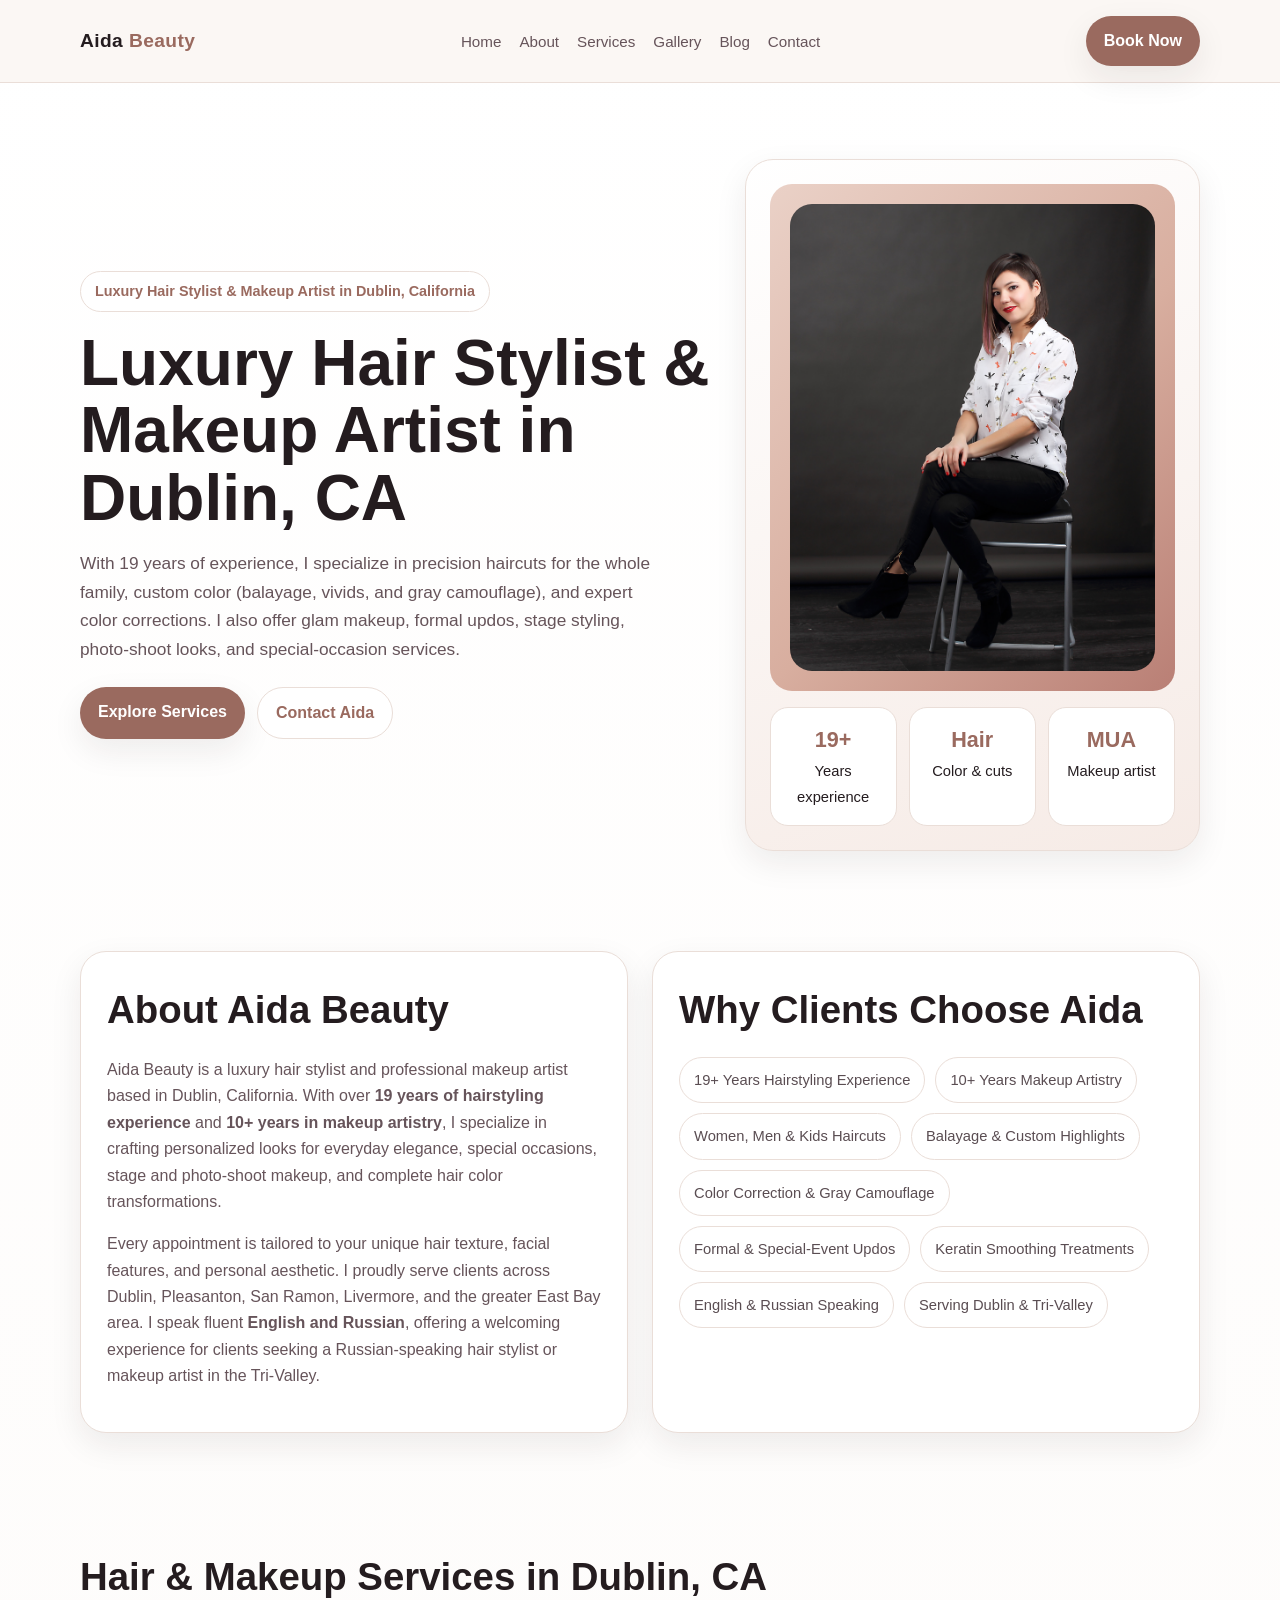
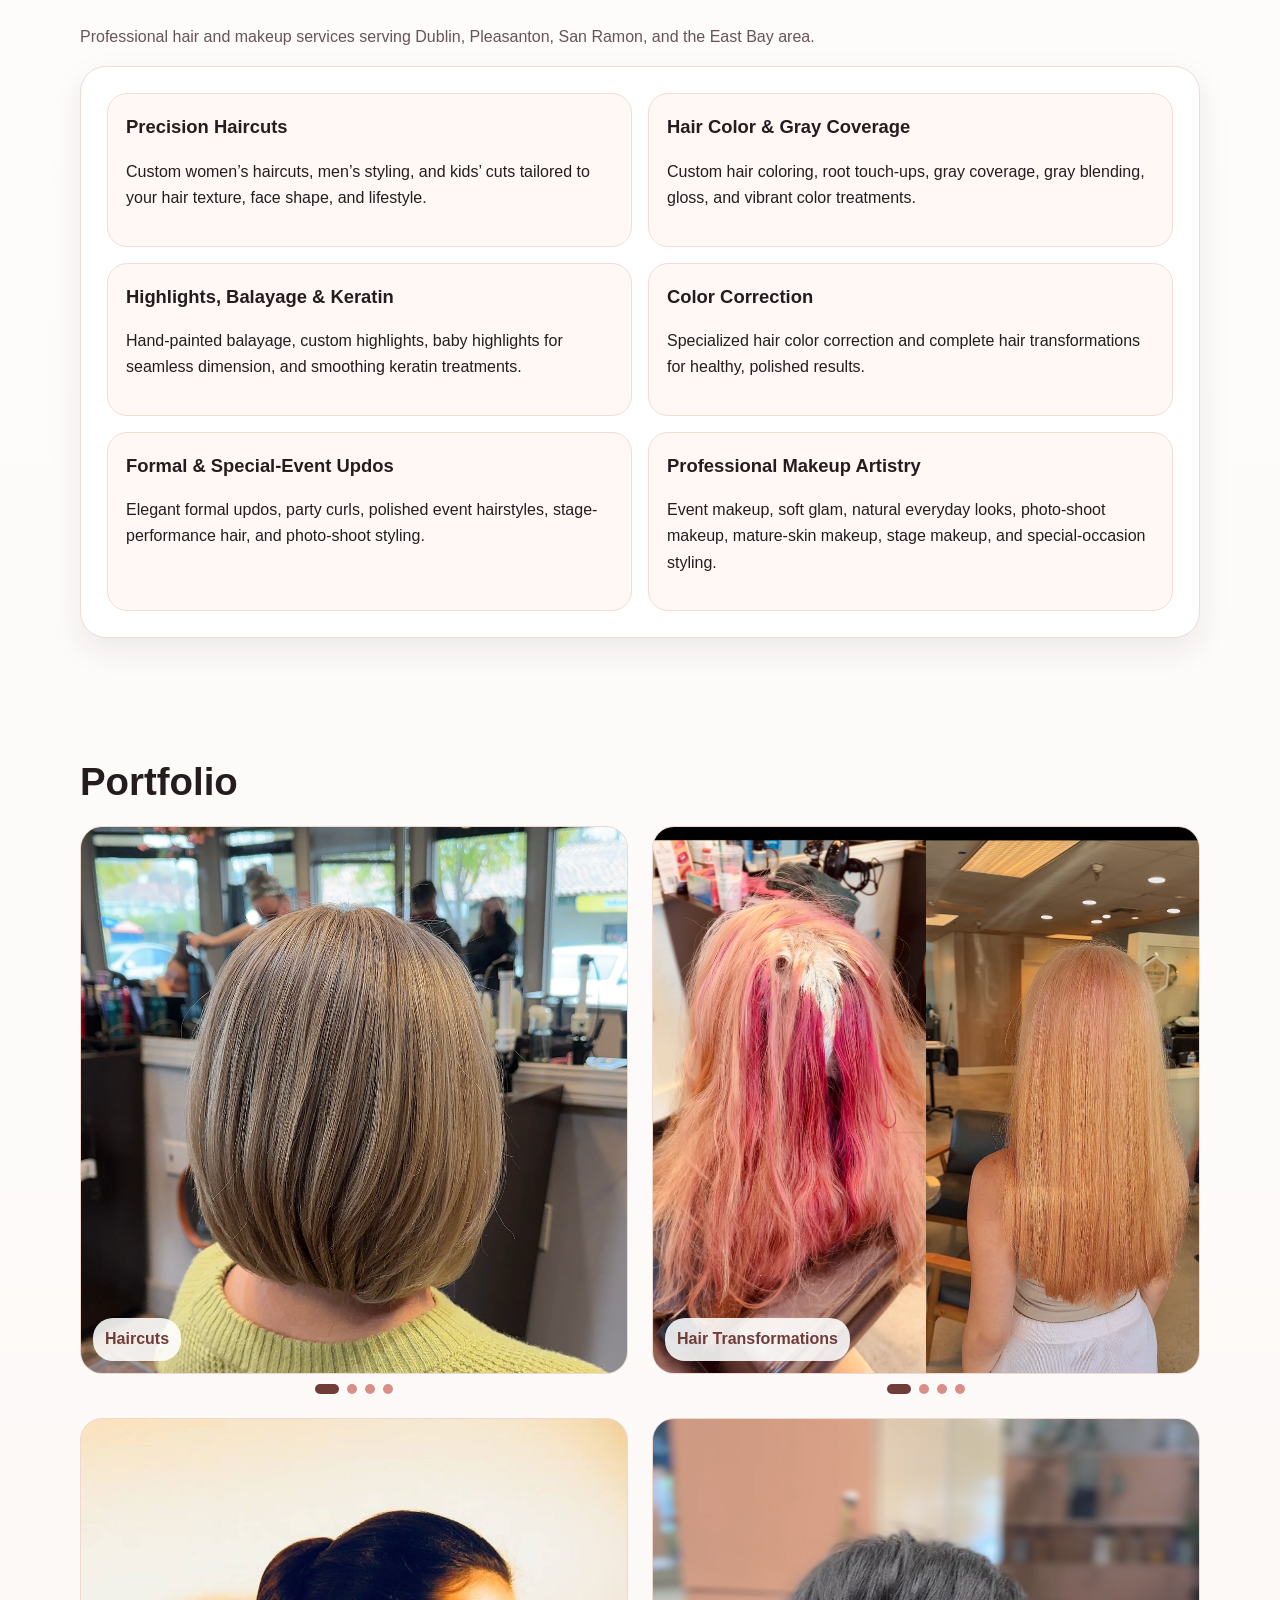
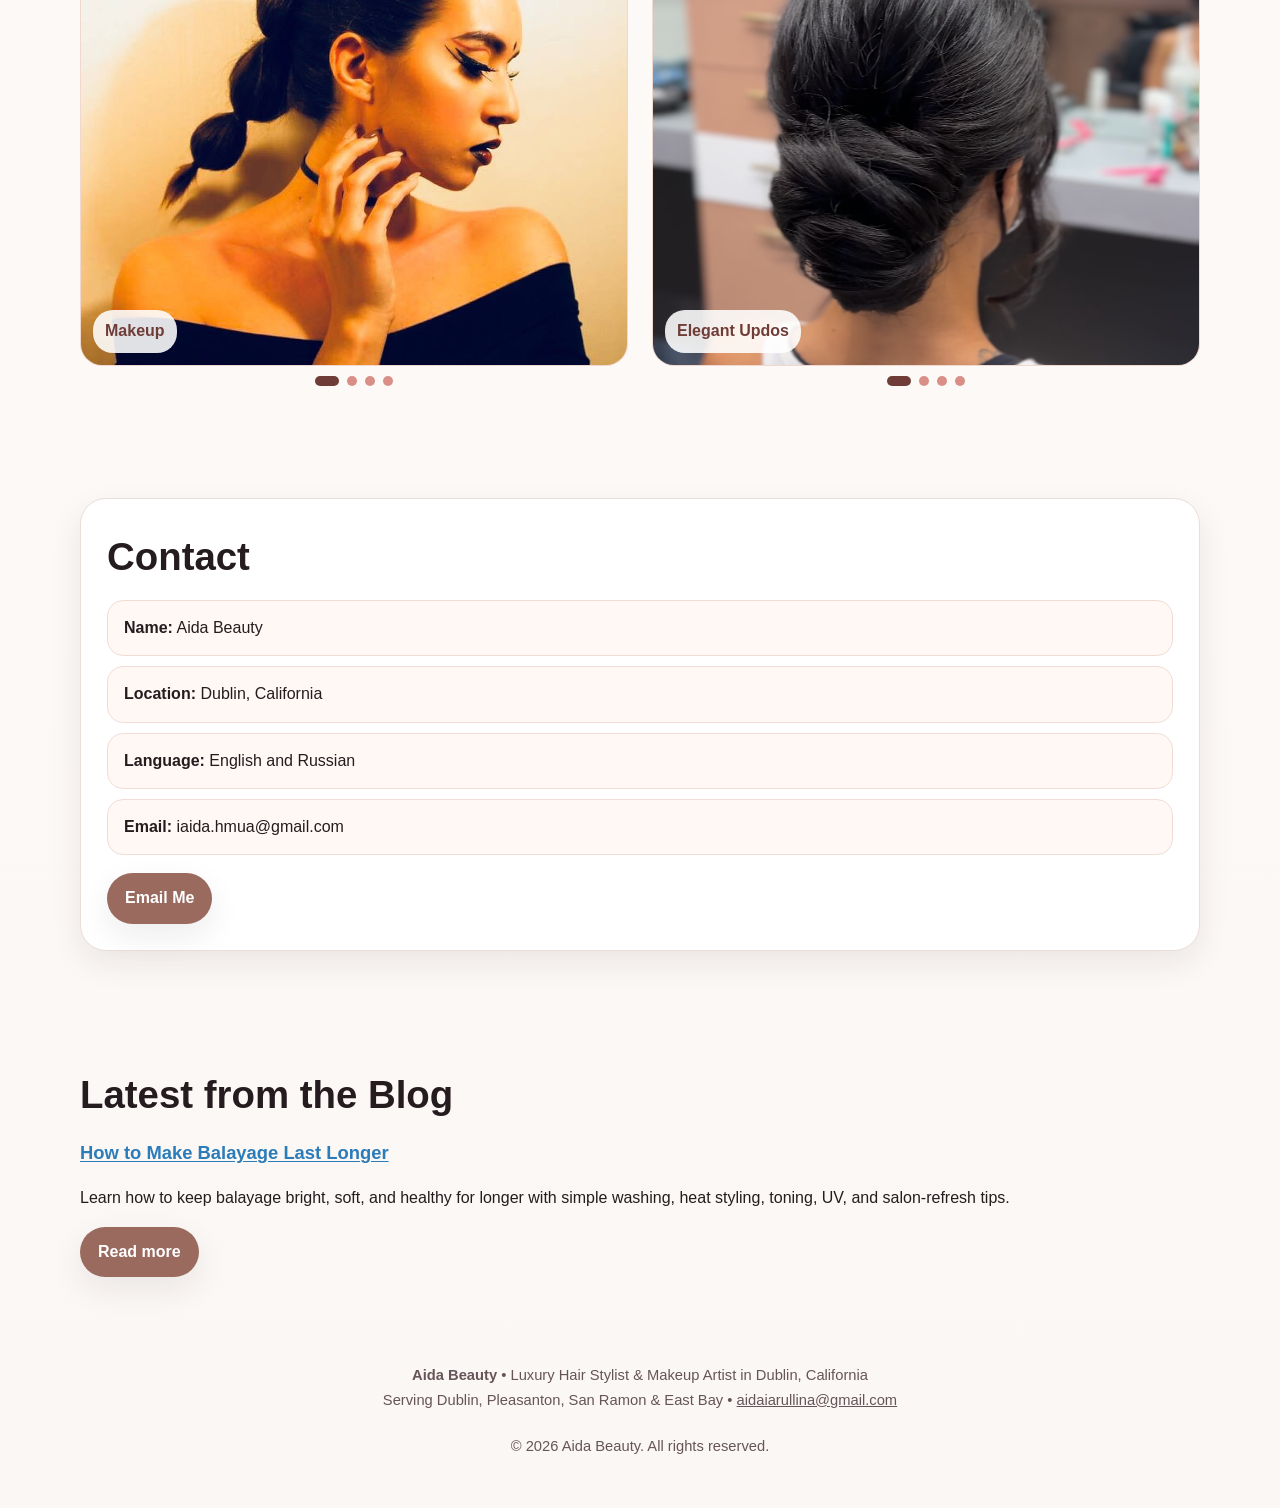
<file: index.html>
<!doctype html>
<html lang="en">
<head>
  <meta charset="UTF-8" />
  <meta name="viewport" content="width=device-width, initial-scale=1.0" />
  
  <!-- Primary SEO Meta Tags -->
  <title>Aida Beauty | Luxury Hair Stylist & Makeup Artist in Dublin, CA</title>
  <meta name="description" content="Aida Beauty offers luxury hair styling, balayage, haircuts, color, and event makeup in Dublin, CA. 19+ years hairstyling & 10+ years makeup experience." />
  <meta name="robots" content="index, follow" />
  <link rel="canonical" href="https://www.aidahairandmakeup.com/" />

  <!-- Open Graph / Social Sharing -->
  <meta property="og:type" content="website" />
  <meta property="og:url" content="https://www.aidahairandmakeup.com/" />
  <meta property="og:title" content="Aida Beauty | Luxury Hair Stylist & Makeup Artist in Dublin, CA" />
  <meta property="og:description" content="Luxury hairstyling, balayage, color, and event makeup services in Dublin, California by Aida." />
  <meta property="og:image" content="https://www.aidahairandmakeup.com/images/BridesmadesUpdo.jpg" />

  <!-- Local Business Structured Data (JSON-LD) -->
  <script type="application/ld+json">
  {
    "@context": "https://schema.org",
    "@type": "BeautySalon",
    "name": "Aida Beauty",
    "image": "https://www.aidahairandmakeup.com/images/BridesmadesUpdo.jpg",
    "url": "https://www.aidahairandmakeup.com/",
    "description": "Luxury hair stylist and professional makeup artist serving Dublin, Pleasanton, San Ramon, and the SF Bay Area.",
    "address": {
      "@type": "PostalAddress",
      "addressLocality": "Dublin",
      "addressRegion": "CA",
      "addressCountry": "US"
    },
    "geo": {
      "@type": "GeoCoordinates",
      "latitude": "37.7022",
      "longitude": "-121.9358"
    },
    "areaServed": [
      "Dublin, CA",
      "Pleasanton, CA",
      "San Ramon, CA",
      "Livermore, CA",
      "Danville, CA"
    ],
    "availableLanguage": ["English", "Russian"],
    "knowsLanguage": ["English", "Russian"],
    "priceRange": "$$"
  }
  </script>

  <link rel="stylesheet" href="style.css" />
</head>

<!-- Google tag (gtag.js) -->
<script async src="https://www.googletagmanager.com/gtag/js?id=G-S9JZY15ZG0"></script>
<script>
  window.dataLayer = window.dataLayer || [];
  function gtag(){dataLayer.push(arguments);}
  gtag('js', new Date());

  gtag('config', 'G-S9JZY15ZG0');
</script>

<body>
  <header>
    <div class="wrap">
      <nav>
        <div class="brand">Aida <span>Beauty</span></div>

         <div class="navlinks">
           <a href="index.html">Home</a>
           <a href="index.html#about">About</a>
           <a href="index.html#services">Services</a>
           <a href="index.html#gallery">Gallery</a>
           <a href="blog.html">Blog</a>
           <a href="index.html#contact">Contact</a>
         </div>

        <a class="btn" href="mailto:iaida.hmua@gmail.com?subject=Appointment%20Request%20-%20Aida%20Beauty&body=Hello%20Aida%2C%0A%0AI%20would%20like%20to%20request%20an%20appointment.%0A%0AService%20I%20am%20interested%20in%3A%0APreferred%20date%3A%0APreferred%20time%3A%0A%0AName%3A%0APhone%20number%3A%0A%0AThank%20you%2C">
          Book Now
        </a>
      </nav>
    </div>
  </header>

  <main>
    <section class="wrap hero">
      <div>
        <div class="kicker">Luxury Hair Stylist & Makeup Artist in Dublin, California</div>

        <h1>Luxury Hair Stylist & Makeup Artist in Dublin, CA</h1>

        <p class="lead">
          With 19 years of experience, I specialize in precision haircuts for the whole family,
          custom color (balayage, vivids, and gray camouflage), and expert color corrections.
          I also offer glam makeup, formal updos, stage styling, photo-shoot looks, and special-occasion services.
        </p>

        <div class="actions">
          <a class="btn" href="#services">Explore Services</a>
          <a class="btn alt" href="#contact">Contact Aida</a>
        </div>
      </div>

      <div class="heroCard">
        <div class="photo">
          <img src="images/aidabeauty.jpg" alt="Aida Beauty - Luxury hair stylist and makeup artist in Dublin CA" fetchpriority="high" style="width:100%;height:100%;object-fit:cover;border-radius:22px;">
        </div>

        <div class="stats">
          <div class="stat"><b>19+</b><span class="small">Years experience</span></div>
          <div class="stat"><b>Hair</b><span class="small">Color & cuts</span></div>
          <div class="stat"><b>MUA</b><span class="small">Makeup artist</span></div>
        </div>
      </div>
    </section>

    <section id="about">
  <div class="wrap grid2">
    <div class="card">
      <h2>About Aida Beauty</h2>

      <p class="muted">
        Aida Beauty is a luxury hair stylist and professional makeup artist based in Dublin, California. With over <strong>19 years of hairstyling experience</strong> and <strong>10+ years in makeup artistry</strong>, I specialize in crafting personalized looks for everyday elegance, special occasions, stage and photo-shoot makeup, and complete hair color transformations.
      </p>

      <p class="muted">
        Every appointment is tailored to your unique hair texture, facial features, and personal aesthetic. I proudly serve clients across Dublin, Pleasanton, San Ramon, Livermore, and the greater East Bay area. I speak fluent <strong>English and Russian</strong>, offering a welcoming experience for clients seeking a Russian-speaking hair stylist or makeup artist in the Tri-Valley.
      </p>
    </div>

    <div class="card">
      <h2>Why Clients Choose Aida</h2>

      <div class="pillrow">
        <span class="pill">19+ Years Hairstyling Experience</span>
        <span class="pill">10+ Years Makeup Artistry</span>
        <span class="pill">Women, Men & Kids Haircuts</span>
        <span class="pill">Balayage & Custom Highlights</span>
        <span class="pill">Color Correction & Gray Camouflage</span>
        <span class="pill">Formal & Special-Event Updos</span>
        <span class="pill">Keratin Smoothing Treatments</span>
        <span class="pill">English & Russian Speaking</span>
        <span class="pill">Serving Dublin & Tri-Valley</span>
      </div>
    </div>
  </div>
</section>

    <section id="services">
  <div class="wrap">
    <h2>Hair & Makeup Services in Dublin, CA</h2>

    <p class="muted">
      Professional hair and makeup services serving Dublin, Pleasanton, San Ramon, and the East Bay area.
    </p>

    <div class="card services">
      <div class="svc">
        <h3>Precision Haircuts</h3>
        <p>Custom women’s haircuts, men’s styling, and kids’ cuts tailored to your hair texture, face shape, and lifestyle.</p>
      </div>

      <div class="svc">
        <h3>Hair Color & Gray Coverage</h3>
        <p>Custom hair coloring, root touch-ups, gray coverage, gray blending, gloss, and vibrant color treatments.</p>
      </div>

      <div class="svc">
        <h3>Highlights, Balayage & Keratin</h3>
        <p>Hand-painted balayage, custom highlights, baby highlights for seamless dimension, and smoothing keratin treatments.</p>
      </div>

      <div class="svc">
        <h3>Color Correction</h3>
        <p>Specialized hair color correction and complete hair transformations for healthy, polished results.</p>
      </div>

      <div class="svc">
        <h3>Formal & Special-Event Updos</h3>
        <p>Elegant formal updos, party curls, polished event hairstyles, stage-performance hair, and photo-shoot styling.</p>
      </div>

      <div class="svc">
        <h3>Professional Makeup Artistry</h3>
        <p>Event makeup, soft glam, natural everyday looks, photo-shoot makeup, mature-skin makeup, stage makeup, and special-occasion styling.</p>
      </div>
    </div>
  </div>
</section>

    <section id="gallery">
      <div class="wrap">
        <h2>Portfolio</h2>

        <div class="gallery">
          <div class="transformation-box">
            <div class="shot transformation">
              <h3>Haircuts</h3>

              <div class="transformation-slider">
                <img src="images/bobwomenhaircut.jpg" alt="Aida Beauty Bob haircut in Dublin CA" loading="lazy">
                <img src="images/ShortlayershaircutandBalayage.jpg" alt="Aida Beauty short layers haircut and Balayage in Dublin CA" loading="lazy">
                <img src="images/ShortLayershaircut.png" alt="Aida Beauty short layers haircut in Dublin CA" loading="lazy">
                <img src="images/Bobshorthaircut.jpg" alt="Aida Beauty short bob haircut in Dublin CA" loading="lazy">
              </div>
            </div>

            <div class="transformation-dots">
              <button class="dot active" aria-label="Aida Beauty Bob haircut"></button>
              <button class="dot" aria-label="Aida Beauty short layers haircut and Balayage"></button>
              <button class="dot" aria-label="Aida Beauty short layers haircut"></button>
              <button class="dot" aria-label="Aida Beauty short bob haircut"></button>
            </div>
          </div>

          <div class="transformation-box">
            <div class="shot transformation">
              <h3>Hair Transformations</h3>

              <div class="transformation-slider">
                <img src="images/totalblondhair.png" alt="Hair transformation blond in Dublin CA" loading="lazy">
                <img src="images/GrayCamouflyage.png" alt="Hair transformation gray in Dublin CA" loading="lazy">
                <img src="images/HairTransformation.png" alt="Hair transformation balayage in Dublin CA" loading="lazy">
                <img src="images/Keratintreatment.png" alt="Hair transformation Keratin treatment in Dublin CA" loading="lazy">
              </div>
            </div>

            <div class="transformation-dots">
              <button class="dot active" aria-label="Hair transformation blond"></button>
              <button class="dot" aria-label="Hair transformation gray"></button>
              <button class="dot" aria-label="Hair transformation balayage"></button>
              <button class="dot" aria-label="Hair transformation Keratin treatment"></button>
            </div>
          </div>

          <div class="transformation-box">
            <div class="shot transformation">
              <h3>Makeup</h3>

              <div class="transformation-slider">
                <img src="images/photostudiolook.jpg" alt="Makeup photoshoot in Dublin CA" loading="lazy">
                <img src="images/Elegantmakeup.jpg" alt="Makeup for events in Dublin CA" loading="lazy">
                <img src="images/curlsandmakeup.jpg" alt="Soft glam event makeup in Dublin CA" loading="lazy">
                <img src="images/Graduationmakeup.jpg" alt="Makeup for graduation in Dublin CA" loading="lazy">
              </div>
            </div>

            <div class="transformation-dots">
              <button class="dot active" aria-label="Makeup photoshoot"></button>
              <button class="dot" aria-label="Makeup for events"></button>
              <button class="dot" aria-label="Soft glam event makeup"></button>
              <button class="dot" aria-label="Makeup for graduation"></button>
            </div>
          </div>

          <div class="transformation-box">
            <div class="shot transformation">
              <h3>Elegant Updos</h3>

              <div class="transformation-slider">
                <img src="images/ElegantUpdo.PNG" alt="Elegant updos in Dublin CA" loading="lazy">
                <img src="images/Hollywoodwaves.jpg" alt="Elegant updos Hollywood waves in Dublin CA" loading="lazy">
                <img src="images/FrenchTwistUpdo.jpg" alt="Elegant updos French Twist in Dublin CA" loading="lazy">
                <img src="images/BridesmadesUpdo.jpg" alt="Elegant special-event updo in Dublin CA" loading="lazy">
              </div>
            </div>

            <div class="transformation-dots">
              <button class="dot active" aria-label="Elegant updos"></button>
              <button class="dot" aria-label="Elegant updos  Hollywood waves"></button>
              <button class="dot" aria-label="Elegant updos French Twist"></button>
              <button class="dot" aria-label="Elegant special-event updo"></button>
            </div>
          </div>
        </div>
      </div>
    </section>

    <section>
      <div class="wrap">
        <div class="card" id="contact">
          <h2>Contact</h2>

          <ul class="contactlist">
            <li><strong>Name:</strong> Aida Beauty</li>
            <li><strong>Location:</strong> Dublin, California</li>
            <li><strong>Language:</strong> English and Russian</li>
            <li><strong>Email:</strong> iaida.hmua@gmail.com</li>
          </ul>

          <div class="actions" style="margin-top:18px">
            <a class="btn" href="mailto:iaida.hmua@gmail.com">Email Me</a>
          </div>
        </div>
      </div>
    </section>
  

  <section id="blog-preview">
  <div class="wrap">
    <h2>Latest from the Blog</h2>
    <article>
      <h3><a href="blog.html">How to Make Balayage Last Longer</a></h3>
      <p>
        Learn how to keep balayage bright, soft, and healthy for longer with simple washing, heat styling, toning, UV, and salon-refresh tips.
      </p>
      <a class="btn" href="blog.html">Read more</a>
    </article>
  </div>
</section>

</main>

  <footer>
  <div class="wrap small footer-content">
    <address style="font-style: normal; margin-bottom: 8px;">
      <strong>Aida Beauty</strong> &bull; Luxury Hair Stylist & Makeup Artist in Dublin, California<br />
      Serving Dublin, Pleasanton, San Ramon & East Bay &bull; 
      <a href="mailto:iaida.hmua@gmail.com" style="color: inherit; text-decoration: underline;">aidaiarullina@gmail.com</a>
    </address>
    <span>© 2026 Aida Beauty. All rights reserved.</span>
  </div>
</footer>

  <script>
    const boxes = document.querySelectorAll(".transformation-box");

    boxes.forEach((box) => {
      const slider = box.querySelector(".transformation-slider");
      const dots = box.querySelectorAll(".dot");

      dots.forEach((dot, index) => {
        dot.addEventListener("click", () => {
          slider.scrollTo({
            left: slider.clientWidth * index,
            behavior: "smooth"
          });
        });
      });

      slider.addEventListener("scroll", () => {
        const photoNumber = Math.round(
          slider.scrollLeft / slider.clientWidth
        );

        dots.forEach((dot, index) => {
          dot.classList.toggle("active", index === photoNumber);
        });
      });
    });
  </script>
</file>
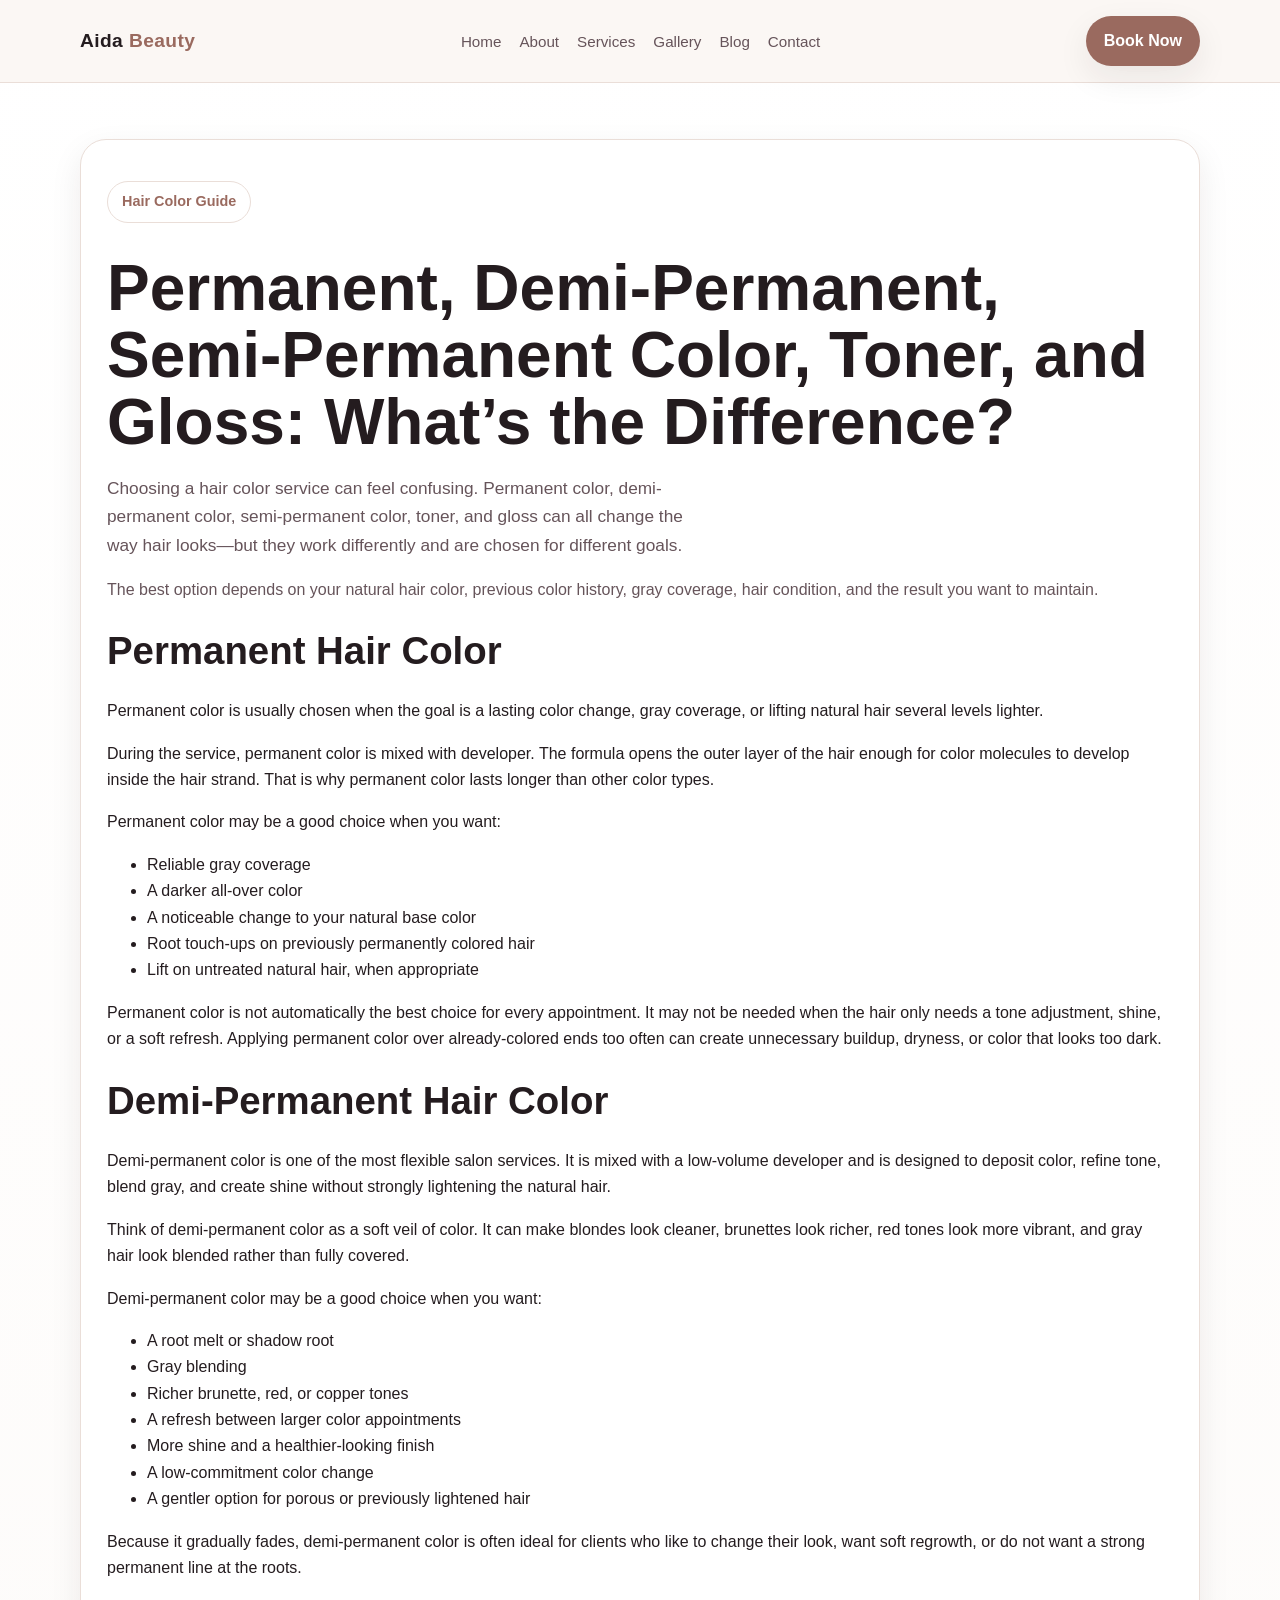
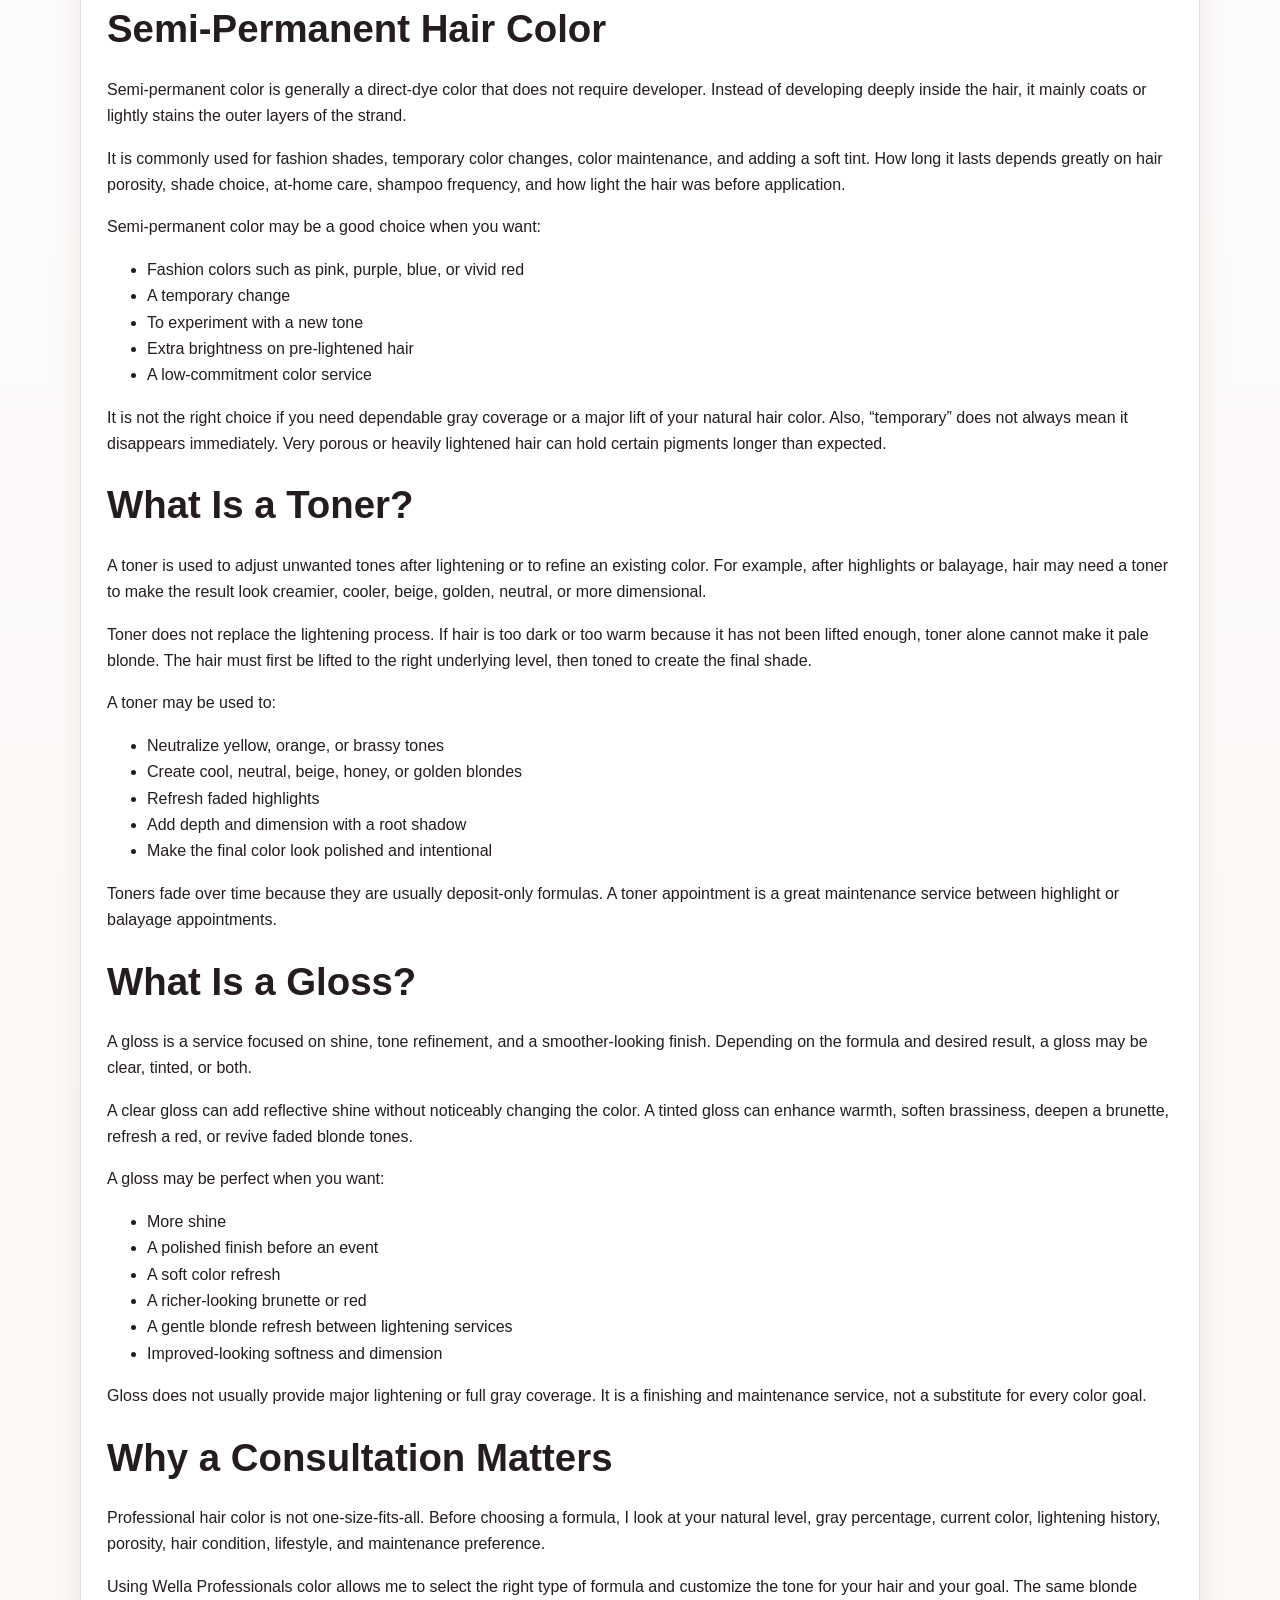
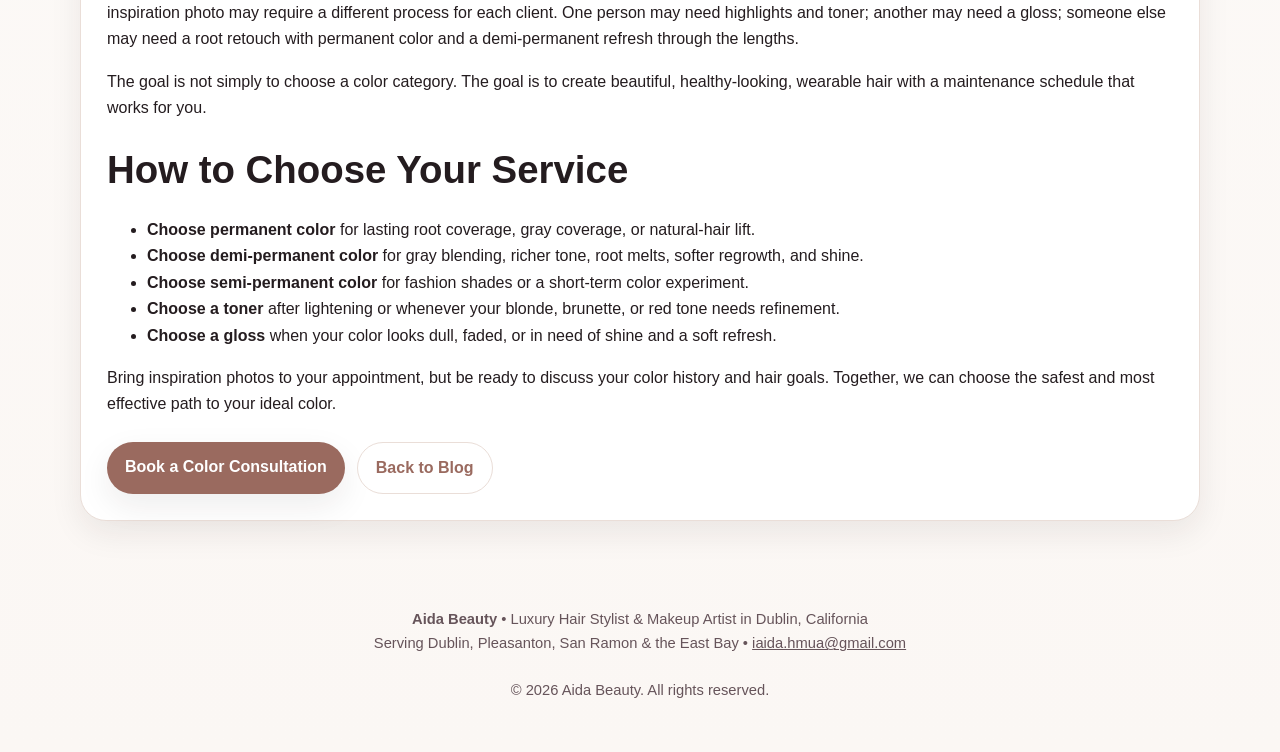
<file:  hair-color-guide.html>
<!DOCTYPE html>
<html lang="en">
<head>
  <meta charset="UTF-8">
  <meta name="viewport" content="width=device-width, initial-scale=1.0">

  <title>Permanent, Demi-Permanent, Toner & Gloss: Hair Color Guide | Aida Beauty</title>
  <meta name="description" content="Learn the difference between permanent, demi-permanent, semi-permanent hair color, toner, and gloss from Aida Beauty, a Wella Professionals colorist in Dublin, CA.">

  <meta name="robots" content="index, follow">
  <link rel="canonical" href="https://www.aidahairandmakeup.com/hair-color-guide.html">

  <meta property="og:type" content="article">
  <meta property="og:url" content="https://www.aidahairandmakeup.com/hair-color-guide.html">
  <meta property="og:title" content="Permanent, Demi-Permanent, Toner & Gloss: What’s the Difference?">
  <meta property="og:description" content="A simple guide to understanding salon hair color, toner, and gloss from Aida Beauty in Dublin, California.">
  <meta property="og:image" content="https://www.aidahairandmakeup.com/BridesmadesUpdo.jpg">

  <script type="application/ld+json">
  {
    "@context": "https://schema.org",
    "@type": "BlogPosting",
    "headline": "Permanent, Demi-Permanent, Semi-Permanent Color, Toner, and Gloss: What’s the Difference?",
    "description": "A client-friendly guide explaining common salon hair color services.",
    "author": {
      "@type": "Person",
      "name": "Aida"
    },
    "publisher": {
      "@type": "Organization",
      "name": "Aida Beauty",
      "url": "https://www.aidahairandmakeup.com/"
    },
    "mainEntityOfPage": "https://www.aidahairandmakeup.com/hair-color-guide.html"
  }
  </script>

  <script async src="https://www.googletagmanager.com/gtag/js?id=G-S9JZY15ZG0"></script>
  <script>
    window.dataLayer = window.dataLayer || [];
    function gtag(){dataLayer.push(arguments);}
    gtag("js", new Date());
    gtag("config", "G-S9JZY15ZG0");
  </script>

  <link rel="stylesheet" href="style.css">
</head>

<body>
  <header>
    <div class="wrap">
      <nav>
        <div class="brand">Aida <span>Beauty</span></div>

        <div class="navlinks">
          <a href="index.html">Home</a>
          <a href="index.html#about">About</a>
          <a href="index.html#services">Services</a>
          <a href="index.html#gallery">Gallery</a>
          <a href="blog.html">Blog</a>
          <a href="index.html#contact">Contact</a>
        </div>

        <a class="btn" href="mailto:iaida.hmua@gmail.com?subject=Appointment%20Request%20-%20Aida%20Beauty&body=Hello%20Aida,%0A%0AI%20would%20like%20to%20request%20an%20appointment.%0A%0AService%20I%20am%20interested%20in:%0A%0APreferred%20date:%0A%0APreferred%20time:%0A%0AName:%0APhone%20number:%0A%0AThank%20you,">
          Book Now
        </a>
      </nav>
    </div>
  </header>

  <main>
    <section>
      <div class="wrap">
        <article class="card">
          <p class="kicker">Hair Color Guide</p>

          <h1>Permanent, Demi-Permanent, Semi-Permanent Color, Toner, and Gloss: What’s the Difference?</h1>

          <p class="lead">
            Choosing a hair color service can feel confusing. Permanent color, demi-permanent color,
            semi-permanent color, toner, and gloss can all change the way hair looks—but they work
            differently and are chosen for different goals.
          </p>

          <p class="muted">
            The best option depends on your natural hair color, previous color history, gray coverage,
            hair condition, and the result you want to maintain.
          </p>

          <h2>Permanent Hair Color</h2>

          <p>
            Permanent color is usually chosen when the goal is a lasting color change, gray coverage,
            or lifting natural hair several levels lighter.
          </p>

          <p>
            During the service, permanent color is mixed with developer. The formula opens the outer
            layer of the hair enough for color molecules to develop inside the hair strand. That is why
            permanent color lasts longer than other color types.
          </p>

          <p>Permanent color may be a good choice when you want:</p>

          <ul>
            <li>Reliable gray coverage</li>
            <li>A darker all-over color</li>
            <li>A noticeable change to your natural base color</li>
            <li>Root touch-ups on previously permanently colored hair</li>
            <li>Lift on untreated natural hair, when appropriate</li>
          </ul>

          <p>
            Permanent color is not automatically the best choice for every appointment. It may not be
            needed when the hair only needs a tone adjustment, shine, or a soft refresh. Applying permanent
            color over already-colored ends too often can create unnecessary buildup, dryness, or color that
            looks too dark.
          </p>

          <h2>Demi-Permanent Hair Color</h2>

          <p>
            Demi-permanent color is one of the most flexible salon services. It is mixed with a low-volume
            developer and is designed to deposit color, refine tone, blend gray, and create shine without
            strongly lightening the natural hair.
          </p>

          <p>
            Think of demi-permanent color as a soft veil of color. It can make blondes look cleaner,
            brunettes look richer, red tones look more vibrant, and gray hair look blended rather than fully covered.
          </p>

          <p>Demi-permanent color may be a good choice when you want:</p>

          <ul>
            <li>A root melt or shadow root</li>
            <li>Gray blending</li>
            <li>Richer brunette, red, or copper tones</li>
            <li>A refresh between larger color appointments</li>
            <li>More shine and a healthier-looking finish</li>
            <li>A low-commitment color change</li>
            <li>A gentler option for porous or previously lightened hair</li>
          </ul>

          <p>
            Because it gradually fades, demi-permanent color is often ideal for clients who like to change
            their look, want soft regrowth, or do not want a strong permanent line at the roots.
          </p>

          <h2>Semi-Permanent Hair Color</h2>

          <p>
            Semi-permanent color is generally a direct-dye color that does not require developer.
            Instead of developing deeply inside the hair, it mainly coats or lightly stains the outer layers
            of the strand.
          </p>

          <p>
            It is commonly used for fashion shades, temporary color changes, color maintenance, and adding a
            soft tint. How long it lasts depends greatly on hair porosity, shade choice, at-home care, shampoo
            frequency, and how light the hair was before application.
          </p>

          <p>Semi-permanent color may be a good choice when you want:</p>

          <ul>
            <li>Fashion colors such as pink, purple, blue, or vivid red</li>
            <li>A temporary change</li>
            <li>To experiment with a new tone</li>
            <li>Extra brightness on pre-lightened hair</li>
            <li>A low-commitment color service</li>
          </ul>

          <p>
            It is not the right choice if you need dependable gray coverage or a major lift of your natural
            hair color. Also, “temporary” does not always mean it disappears immediately. Very porous or heavily
            lightened hair can hold certain pigments longer than expected.
          </p>

          <h2>What Is a Toner?</h2>

          <p>
            A toner is used to adjust unwanted tones after lightening or to refine an existing color. For example,
            after highlights or balayage, hair may need a toner to make the result look creamier, cooler, beige,
            golden, neutral, or more dimensional.
          </p>

          <p>
            Toner does not replace the lightening process. If hair is too dark or too warm because it has not been
            lifted enough, toner alone cannot make it pale blonde. The hair must first be lifted to the right
            underlying level, then toned to create the final shade.
          </p>

          <p>A toner may be used to:</p>

          <ul>
            <li>Neutralize yellow, orange, or brassy tones</li>
            <li>Create cool, neutral, beige, honey, or golden blondes</li>
            <li>Refresh faded highlights</li>
            <li>Add depth and dimension with a root shadow</li>
            <li>Make the final color look polished and intentional</li>
          </ul>

          <p>
            Toners fade over time because they are usually deposit-only formulas. A toner appointment is a great
            maintenance service between highlight or balayage appointments.
          </p>

          <h2>What Is a Gloss?</h2>

          <p>
            A gloss is a service focused on shine, tone refinement, and a smoother-looking finish. Depending on
            the formula and desired result, a gloss may be clear, tinted, or both.
          </p>

          <p>
            A clear gloss can add reflective shine without noticeably changing the color. A tinted gloss can
            enhance warmth, soften brassiness, deepen a brunette, refresh a red, or revive faded blonde tones.
          </p>

          <p>A gloss may be perfect when you want:</p>

          <ul>
            <li>More shine</li>
            <li>A polished finish before an event</li>
            <li>A soft color refresh</li>
            <li>A richer-looking brunette or red</li>
            <li>A gentle blonde refresh between lightening services</li>
            <li>Improved-looking softness and dimension</li>
          </ul>

          <p>
            Gloss does not usually provide major lightening or full gray coverage. It is a finishing and
            maintenance service, not a substitute for every color goal.
          </p>

          <h2>Why a Consultation Matters</h2>

          <p>
            Professional hair color is not one-size-fits-all. Before choosing a formula, I look at your natural
            level, gray percentage, current color, lightening history, porosity, hair condition, lifestyle, and
            maintenance preference.
          </p>

          <p>
            Using Wella Professionals color allows me to select the right type of formula and customize the tone
            for your hair and your goal. The same blonde inspiration photo may require a different process for each
            client. One person may need highlights and toner; another may need a gloss; someone else may need a root
            retouch with permanent color and a demi-permanent refresh through the lengths.
          </p>

          <p>
            The goal is not simply to choose a color category. The goal is to create beautiful, healthy-looking,
            wearable hair with a maintenance schedule that works for you.
          </p>

          <h2>How to Choose Your Service</h2>

          <ul>
            <li><strong>Choose permanent color</strong> for lasting root coverage, gray coverage, or natural-hair lift.</li>
            <li><strong>Choose demi-permanent color</strong> for gray blending, richer tone, root melts, softer regrowth, and shine.</li>
            <li><strong>Choose semi-permanent color</strong> for fashion shades or a short-term color experiment.</li>
            <li><strong>Choose a toner</strong> after lightening or whenever your blonde, brunette, or red tone needs refinement.</li>
            <li><strong>Choose a gloss</strong> when your color looks dull, faded, or in need of shine and a soft refresh.</li>
          </ul>

          <p>
            Bring inspiration photos to your appointment, but be ready to discuss your color history and hair goals.
            Together, we can choose the safest and most effective path to your ideal color.
          </p>

          <div class="actions">
            <a class="btn" href="mailto:iaida.hmua@gmail.com?subject=Hair%20Color%20Consultation%20Request%20-%20Aida%20Beauty">
              Book a Color Consultation
            </a>

            <a class="btn alt" href="blog.html">Back to Blog</a>
          </div>
        </article>
      </div>
    </section>
  </main>

  <footer>
    <div class="wrap small footer-content">
      <address style="font-style: normal; margin-bottom: 8px;">
        <strong>Aida Beauty</strong> • Luxury Hair Stylist &amp; Makeup Artist in Dublin, California<br>
        Serving Dublin, Pleasanton, San Ramon &amp; the East Bay •
        <a href="mailto:iaida.hmua@gmail.com" style="color: inherit; text-decoration: underline;">
          iaida.hmua@gmail.com
        </a>
      </address>

      <span>© 2026 Aida Beauty. All rights reserved.</span>
    </div>
  </footer>
</body>
</html>
</file>
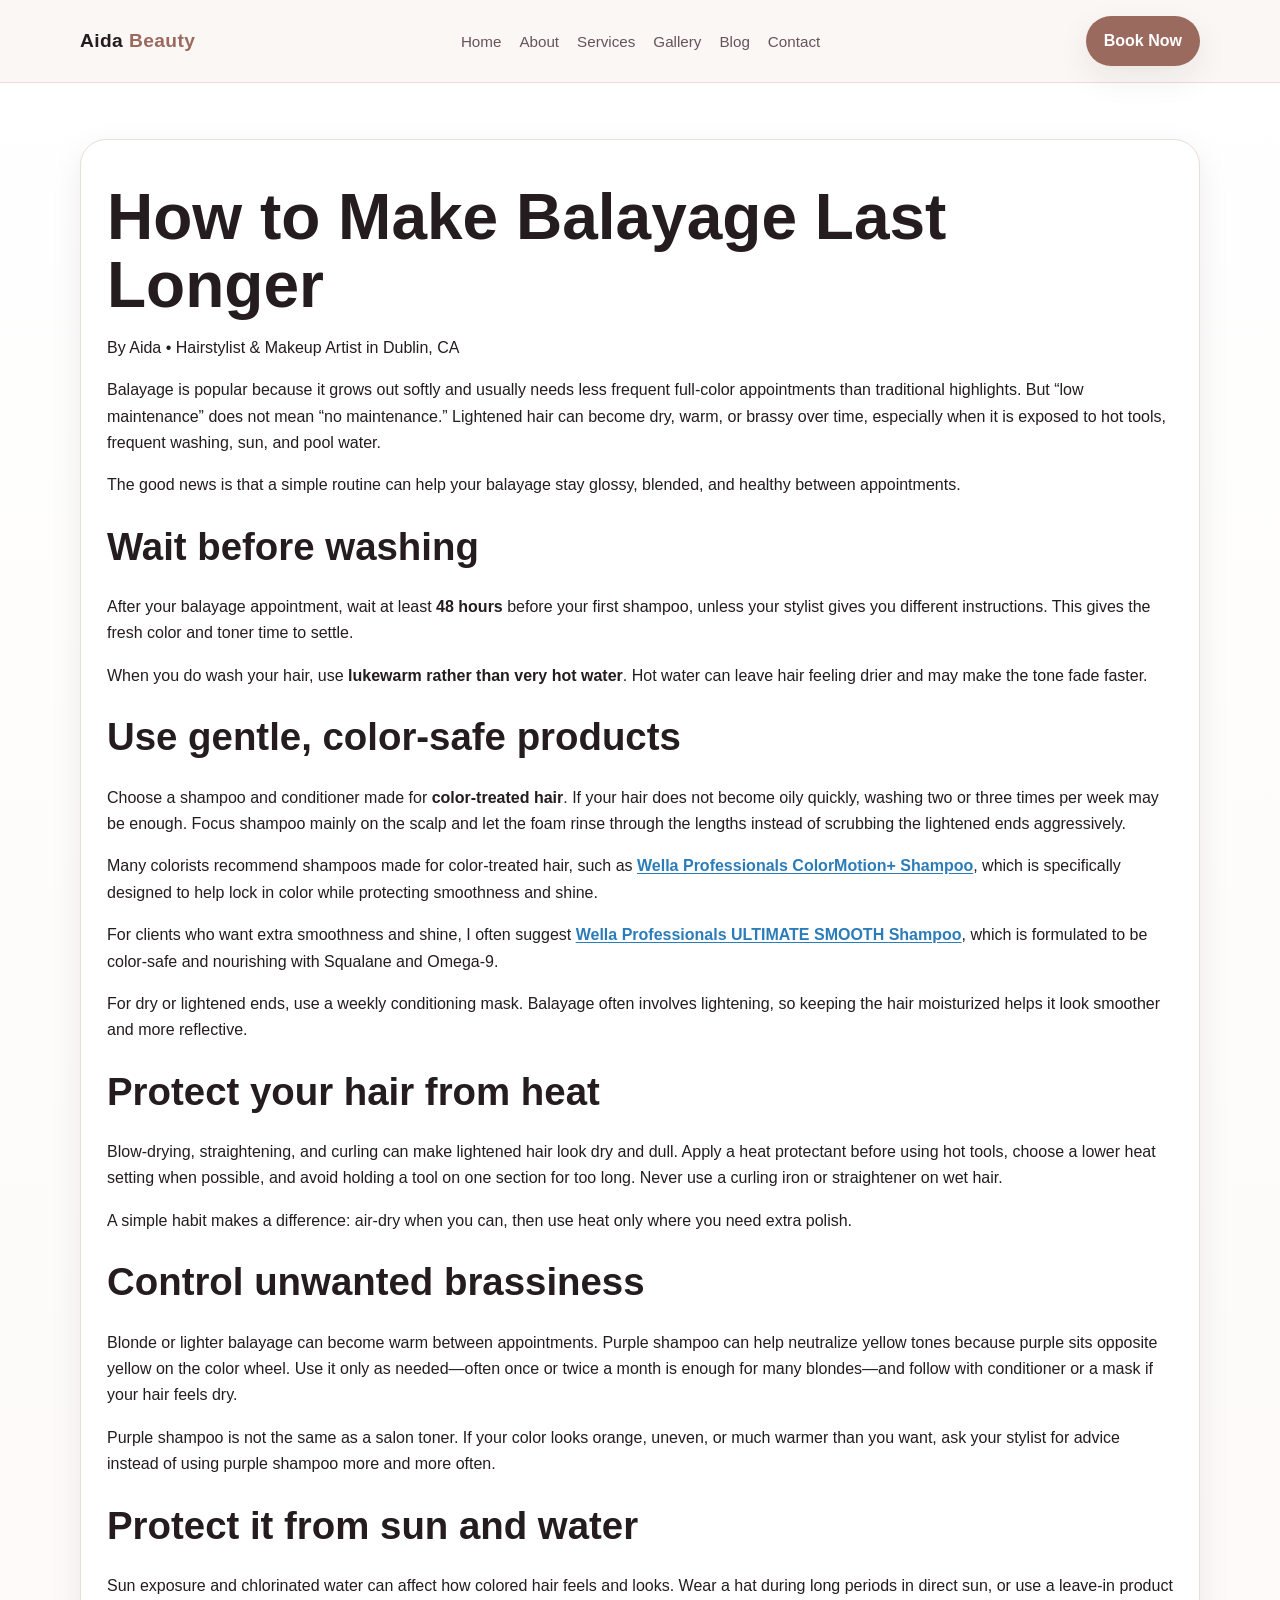
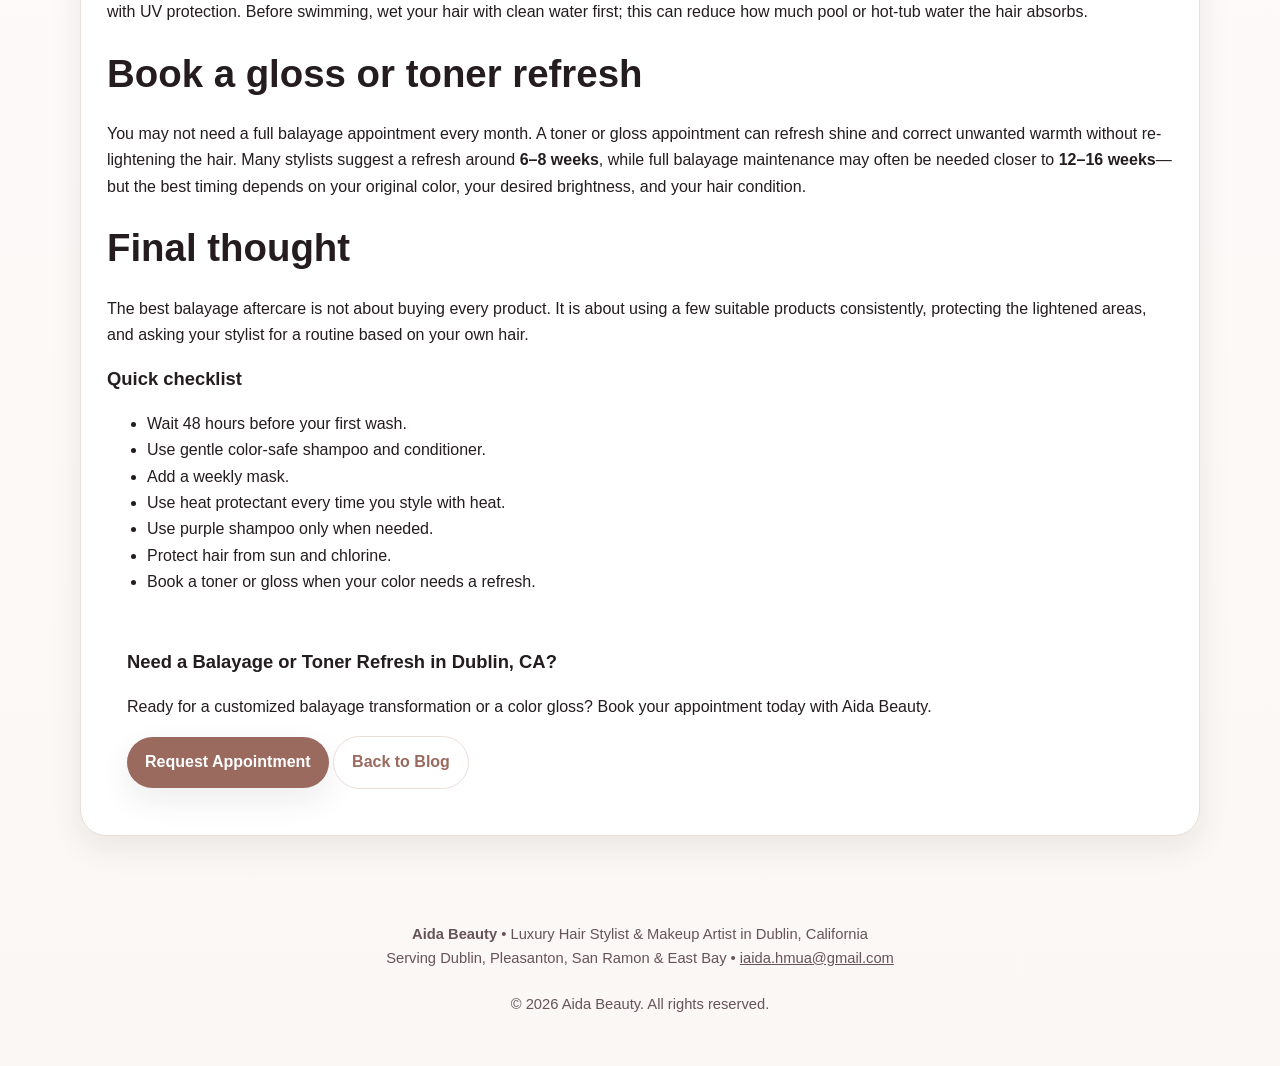
<file: balayage-aftercare.html>
<!DOCTYPE html>
<html lang="en">
<head>
  <meta charset="UTF-8" />
  <meta name="viewport" content="width=device-width, initial-scale=1.0" />

  <!-- Primary SEO Meta Tags -->
  <title>How to Make Balayage Last Longer: Pro Aftercare Guide – Aida Beauty</title>
  <meta name="description" content="Learn how to keep your balayage bright, soft, and healthy between salon visits with expert washing, heat protection, and toning tips from Dublin CA stylist Aida." />
  <meta name="robots" content="index, follow" />
  <link rel="canonical" href="https://www.aidahairandmakeup.com/balayage-aftercare.html" />

  <!-- Open Graph / Social Sharing -->
  <meta property="og:type" content="article" />
  <meta property="og:url" content="https://www.aidahairandmakeup.com/balayage-aftercare.html" />
  <meta property="og:title" content="How to Make Balayage Last Longer – Aida Beauty" />
  <meta property="og:description" content="Expert aftercare advice on washing, purple shampoo, and heat protection to keep your balayage glowing." />
  

  <!-- BlogPosting Structured Data (JSON-LD) -->
  <script type="application/ld+json">
{
  "@context": "https://schema.org",
  "@type": "BlogPosting",
  "@id": "https://www.aidahairandmakeup.com/balayage-aftercare.html#article",
  "mainEntityOfPage": {
    "@type": "WebPage",
    "@id": "https://www.aidahairandmakeup.com/balayage-aftercare.html"
  },
  "headline": "How to Make Balayage Last Longer",
  "description": "Learn how to keep balayage bright, soft, and healthy for longer with washing, heat styling, toning, and salon refresh tips.",
  "author": {
    "@type": "Person",
    "name": "Aida",
    "url": "https://www.aidahairandmakeup.com/index.html#about",
    "jobTitle": "Hair Stylist and Makeup Artist"
  },
  "publisher": {
    "@type": "Organization",
    "name": "Aida Beauty",
    "url": "https://www.aidahairandmakeup.com/"
  },
  "datePublished": "2026-08-26",
  "dateModified": "2026-08-31",
  "articleSection": "Hair Care",
  "inLanguage": "en-US"
}
</script>

  <!-- Google tag (gtag.js) -->
  <script async src="https://www.googletagmanager.com/gtag/js?id=G-S9JZY15ZG0"></script>
  <script>
    window.dataLayer = window.dataLayer || [];
    function gtag(){dataLayer.push(arguments);}
    gtag('js', new Date());

    gtag('config', 'G-S9JZY15ZG0');
  </script>

  <link rel="stylesheet" href="style.css" />
</head>

<body>

  <header>
    <div class="wrap">
      <nav>
        <div class="brand">Aida <span>Beauty</span></div>

        <div class="navlinks">
          <a href="index.html">Home</a>
          <a href="index.html#about">About</a>
          <a href="index.html#services">Services</a>
          <a href="index.html#gallery">Gallery</a>
          <a href="blog.html">Blog</a>
          <a href="index.html#contact">Contact</a>
        </div>

        <a class="btn" href="mailto:iaida.hmua@gmail.com?subject=Appointment%20Request%20-%20Aida%20Beauty&body=Hello%20Aida%2C%0A%0AI%20would%20like%20to%20request%20an%20appointment.%0A%0AService%20I%20am%20interested%20in%3A%0APreferred%20date%3A%0APreferred%20time%3A%0A%0AName%3A%0APhone%20number%3A%0A%0AThank%20you%2C">
          Book Now
        </a>
      </nav>
    </div>
  </header>

  <main>
    <section>
      <div class="wrap">
        <article class="card">
          <h1>How to Make Balayage Last Longer</h1>
          <p class="meta">By Aida • Hairstylist & Makeup Artist in Dublin, CA</p>

          <p>
            Balayage is popular because it grows out softly and usually needs less frequent full-color appointments than traditional highlights. But “low maintenance” does not mean “no maintenance.” Lightened hair can become dry, warm, or brassy over time, especially when it is exposed to hot tools, frequent washing, sun, and pool water.
          </p>

          <p>
            The good news is that a simple routine can help your balayage stay glossy, blended, and healthy between appointments.
          </p>

          <h2>Wait before washing</h2>
          <p>
            After your balayage appointment, wait at least <strong>48 hours</strong> before your first shampoo, unless your stylist gives you different instructions. This gives the fresh color and toner time to settle.
          </p>
          <p>
            When you do wash your hair, use <strong>lukewarm rather than very hot water</strong>. Hot water can leave hair feeling drier and may make the tone fade faster.
          </p>

          <h2>Use gentle, color-safe products</h2>
          <p>
            Choose a shampoo and conditioner made for <strong>color-treated hair</strong>. If your hair does not become oily quickly, washing two or three times per week may be enough. Focus shampoo mainly on the scalp and let the foam rinse through the lengths instead of scrubbing the lightened ends aggressively.
          </p>
          <p>
            Many colorists recommend shampoos made for color-treated hair, such as 
            <a href="https://www.wella.com/professional/en-US/products/hair-care/color-motion/color-motion-shampoo" target="_blank" rel="noopener">Wella Professionals ColorMotion+ Shampoo</a>, 
            which is specifically designed to help lock in color while protecting smoothness and shine.
          </p>
          <p>
            For clients who want extra smoothness and shine, I often suggest 
            <a href="https://www.wella.com/professional/en-US/products/hair-care/ultimate-smooth/ultimate-smooth-shampoo" target="_blank" rel="noopener">Wella Professionals ULTIMATE SMOOTH Shampoo</a>, 
            which is formulated to be color-safe and nourishing with Squalane and Omega‑9.
          </p>
          <p>
            For dry or lightened ends, use a weekly conditioning mask. Balayage often involves lightening, so keeping the hair moisturized helps it look smoother and more reflective.
          </p>

          <h2>Protect your hair from heat</h2>
          <p>
            Blow-drying, straightening, and curling can make lightened hair look dry and dull. Apply a heat protectant before using hot tools, choose a lower heat setting when possible, and avoid holding a tool on one section for too long. Never use a curling iron or straightener on wet hair.
          </p>
          <p>
            A simple habit makes a difference: air-dry when you can, then use heat only where you need extra polish.
          </p>

          <h2>Control unwanted brassiness</h2>
          <p>
            Blonde or lighter balayage can become warm between appointments. Purple shampoo can help neutralize yellow tones because purple sits opposite yellow on the color wheel. Use it only as needed—often once or twice a month is enough for many blondes—and follow with conditioner or a mask if your hair feels dry.
          </p>
          <p>
            Purple shampoo is not the same as a salon toner. If your color looks orange, uneven, or much warmer than you want, ask your stylist for advice instead of using purple shampoo more and more often.
          </p>

          <h2>Protect it from sun and water</h2>
          <p>
            Sun exposure and chlorinated water can affect how colored hair feels and looks. Wear a hat during long periods in direct sun, or use a leave-in product with UV protection. Before swimming, wet your hair with clean water first; this can reduce how much pool or hot-tub water the hair absorbs.
          </p>

          <h2>Book a gloss or toner refresh</h2>
          <p>
            You may not need a full balayage appointment every month. A toner or gloss appointment can refresh shine and correct unwanted warmth without re-lightening the hair. Many stylists suggest a refresh around <strong>6–8 weeks</strong>, while full balayage maintenance may often be needed closer to <strong>12–16 weeks</strong>—but the best timing depends on your original color, your desired brightness, and your hair condition.
          </p>

          <h2>Final thought</h2>
          <p>
            The best balayage aftercare is not about buying every product. It is about using a few suitable products consistently, protecting the lightened areas, and asking your stylist for a routine based on your own hair.
          </p>

          <h3>Quick checklist</h3>
          <ul>
            <li>Wait 48 hours before your first wash.</li>
            <li>Use gentle color-safe shampoo and conditioner.</li>
            <li>Add a weekly mask.</li>
            <li>Use heat protectant every time you style with heat.</li>
            <li>Use purple shampoo only when needed.</li>
            <li>Protect hair from sun and chlorine.</li>
            <li>Book a toner or gloss when your color needs a refresh.</li>
          </ul>

          <div style="margin-top: 32px; padding: 20px; background: rgba(255,255,255,0.05); border-radius: 12px;">
            <h3>Need a Balayage or Toner Refresh in Dublin, CA?</h3>
            <p>Ready for a customized balayage transformation or a color gloss? Book your appointment today with Aida Beauty.</p>
            <a class="btn" href="mailto:iaida.hmua@gmail.com?subject=Appointment%20Request%20-%20Aida%20Beauty&body=Hello%20Aida%2C%0A%0AI%20would%20like%20to%20request%20an%20appointment.%0A%0AService%20I%20am%20interested%20in%3A%0APreferred%20date%3A%0APreferred%20time%3A%0A%0AName%3A%0APhone%20number%3A%0A%0AThank%20you%2C">
  Request Appointment
</a>
            <a class="btn alt" href="blog.html">
  Back to Blog
</a>
          </div>

        </article>
      </div>
    </section>
  </main>

  <footer>
    <div class="wrap small footer-content">
      <address style="font-style: normal; margin-bottom: 8px;">
        <strong>Aida Beauty</strong> &bull; Luxury Hair Stylist & Makeup Artist in Dublin, California<br />
        Serving Dublin, Pleasanton, San Ramon & East Bay &bull; 
        <a href="mailto:iaida.hmua@gmail.com" style="color: inherit; text-decoration: underline;">iaida.hmua@gmail.com</a>
      </address>
      <span>© 2026 Aida Beauty. All rights reserved.</span>
    </div>
  </footer>

</body>
</html>
</file>
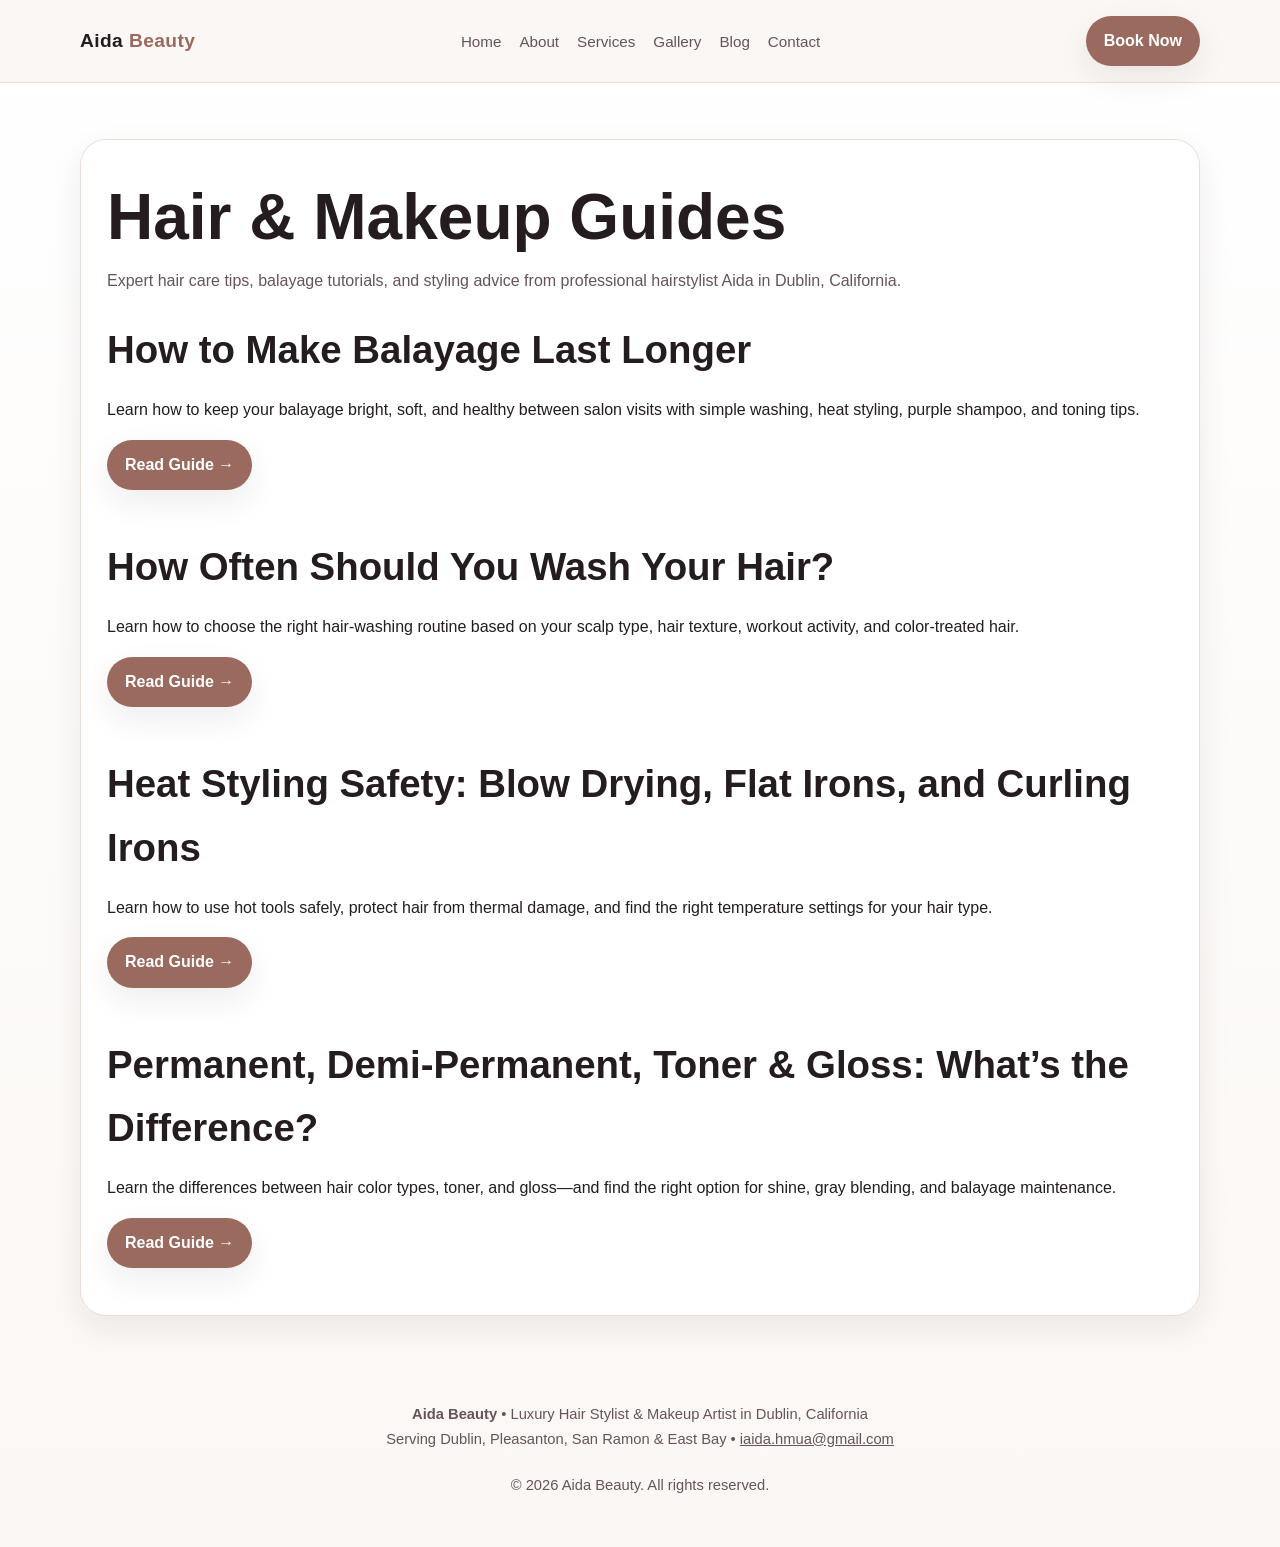
<file: blog.html>
<!DOCTYPE html>
<html lang="en">
<head>
  <meta charset="UTF-8" />
  <meta name="viewport" content="width=device-width, initial-scale=1.0" />

  <!-- Primary SEO Meta Tags -->
  <title>Hair Care & Styling Blog – Tips & Guides | Aida Beauty</title>
  <meta name="description" content="Expert hair care tips, balayage aftercare guides, and styling tutorials from professional hair stylist and makeup artist Aida in Dublin, California." />
  <meta name="robots" content="index, follow" />
  <link rel="canonical" href="https://www.aidahairandmakeup.com/blog.html" />

  <!-- Open Graph / Social Sharing -->
  <meta property="og:type" content="website" />
  <meta property="og:url" content="https://www.aidahairandmakeup.com/blog.html" />
  <meta property="og:title" content="Hair Care & Styling Blog | Aida Beauty" />
  <meta property="og:description" content="Hair and makeup tips, balayage tutorials, and styling guides from Dublin CA stylist Aida." />
 
  <!-- CollectionPage Structured Data (JSON-LD) -->
  <script type="application/ld+json">
{
  "@context": "https://schema.org",
  "@type": "CollectionPage",
  "@id": "https://www.aidahairandmakeup.com/blog.html#webpage",
  "name": "Aida Beauty Hair and Makeup Blog",
  "description": "Hair care, balayage maintenance, and heat styling guides by Aida Beauty in Dublin, California.",
  "url": "https://www.aidahairandmakeup.com/blog.html",
  "isPartOf": {
    "@type": "WebSite",
    "@id": "https://www.aidahairandmakeup.com/#website",
    "url": "https://www.aidahairandmakeup.com/",
    "name": "Aida Beauty"
  },
  "publisher": {
    "@type": "Organization",
    "name": "Aida Beauty",
    "url": "https://www.aidahairandmakeup.com/"
  },
  "inLanguage": "en-US"
}
</script>

  <!-- Google tag (gtag.js) -->
  <script async src="https://www.googletagmanager.com/gtag/js?id=G-S9JZY15ZG0"></script>
  <script>
    window.dataLayer = window.dataLayer || [];
    function gtag(){dataLayer.push(arguments);}
    gtag('js', new Date());

    gtag('config', 'G-S9JZY15ZG0');
  </script>

  <link rel="stylesheet" href="style.css" />
</head>

<body>

  <header>
    <div class="wrap">
      <nav>
        <div class="brand">Aida <span>Beauty</span></div>

        <div class="navlinks">
          <a href="index.html">Home</a>
          <a href="index.html#about">About</a>
          <a href="index.html#services">Services</a>
          <a href="index.html#gallery">Gallery</a>
          <a href="blog.html">Blog</a>
          <a href="index.html#contact">Contact</a>
        
        </div>

        <a class="btn" href="mailto:iaida.hmua@gmail.com?subject=Appointment%20Request%20-%20Aida%20Beauty&body=Hello%20Aida%2C%0A%0AI%20would%20like%20to%20request%20an%20appointment.%0A%0AService%20I%20am%20interested%20in%3A%0APreferred%20date%3A%0APreferred%20time%3A%0A%0AName%3A%0APhone%20number%3A%0A%0AThank%20you%2C">
  Book Now
</a>
      </nav>
    </div>
  </header>

  <main>
    <section>
      <div class="wrap">
        <section class="card">
          <h1>Hair & Makeup Guides</h1>
          <p class="muted">
            Expert hair care tips, balayage tutorials, and styling advice from professional hairstylist Aida in Dublin, California.
          </p>

          <article style="margin-top: 24px; padding-bottom: 20px; border-bottom: 1px solid rgba(255,255,255,0.1);">
            <h2><a href="balayage-aftercare.html" style="color: inherit; text-decoration: none;">How to Make Balayage Last Longer</a></h2>
            <p>
              Learn how to keep your balayage bright, soft, and healthy between salon visits with simple washing, heat styling, purple shampoo, and toning tips.
            </p>
            <a class="btn" href="balayage-aftercare.html">Read Guide &rarr;</a>
          </article>
          
          <article style="margin-top: 24px; padding-bottom: 20px; border-bottom: 1px solid rgba(255,255,255,0.1);">
            <h2><a href="hair-washing-guide.html" style="color: inherit; text-decoration: none;">How Often Should You Wash Your Hair?</a></h2>
            <p>
              Learn how to choose the right hair-washing routine based on your scalp type, hair texture, workout activity, and color-treated hair.
            </p>
            <a class="btn" href="hair-washing-guide.html">Read Guide &rarr;</a>
          </article>

          <article style="margin-top: 24px; padding-bottom: 20px; border-bottom: 1px solid rgba(255,255,255,0.1);">
            <h2><a href="heat-styling-guide.html" style="color: inherit; text-decoration: none;">Heat Styling Safety: Blow Drying, Flat Irons, and Curling Irons</a></h2>
            <p>
              Learn how to use hot tools safely, protect hair from thermal damage, and find the right temperature settings for your hair type.
            </p>
            <a class="btn" href="heat-styling-guide.html">Read Guide &rarr;</a>
          </article>
         
          <article style="margin-top: 24px; padding-bottom: 20px; border-bottom: 1px solid rgba(255,255,255,0.1);">
  <h2>
    <a href="hair-color-guide.html" style="color: inherit; text-decoration: none;">
      Permanent, Demi-Permanent, Toner &amp; Gloss: What’s the Difference?
    </a>
  </h2>

  <p>
    Learn the differences between hair color types, toner, and gloss—and find the right option for shine, gray blending, and balayage maintenance.
  </p>

  <a class="btn" href="hair-color-guide.html">Read Guide &rarr;</a>
</article>
        </section>
      </div>
    </section>
  </main>

  <footer>
    <div class="wrap small footer-content">
      <address style="font-style: normal; margin-bottom: 8px;">
        <strong>Aida Beauty</strong> &bull; Luxury Hair Stylist & Makeup Artist in Dublin, California<br />
        Serving Dublin, Pleasanton, San Ramon & East Bay &bull; 
        <a href="mailto:iaida.hmua@gmail.com" style="color: inherit; text-decoration: underline;">iaida.hmua@gmail.com</a>
      </address>
      <span>© 2026 Aida Beauty. All rights reserved.</span>
    </div>
  </footer>

</body>
</html>
</file>
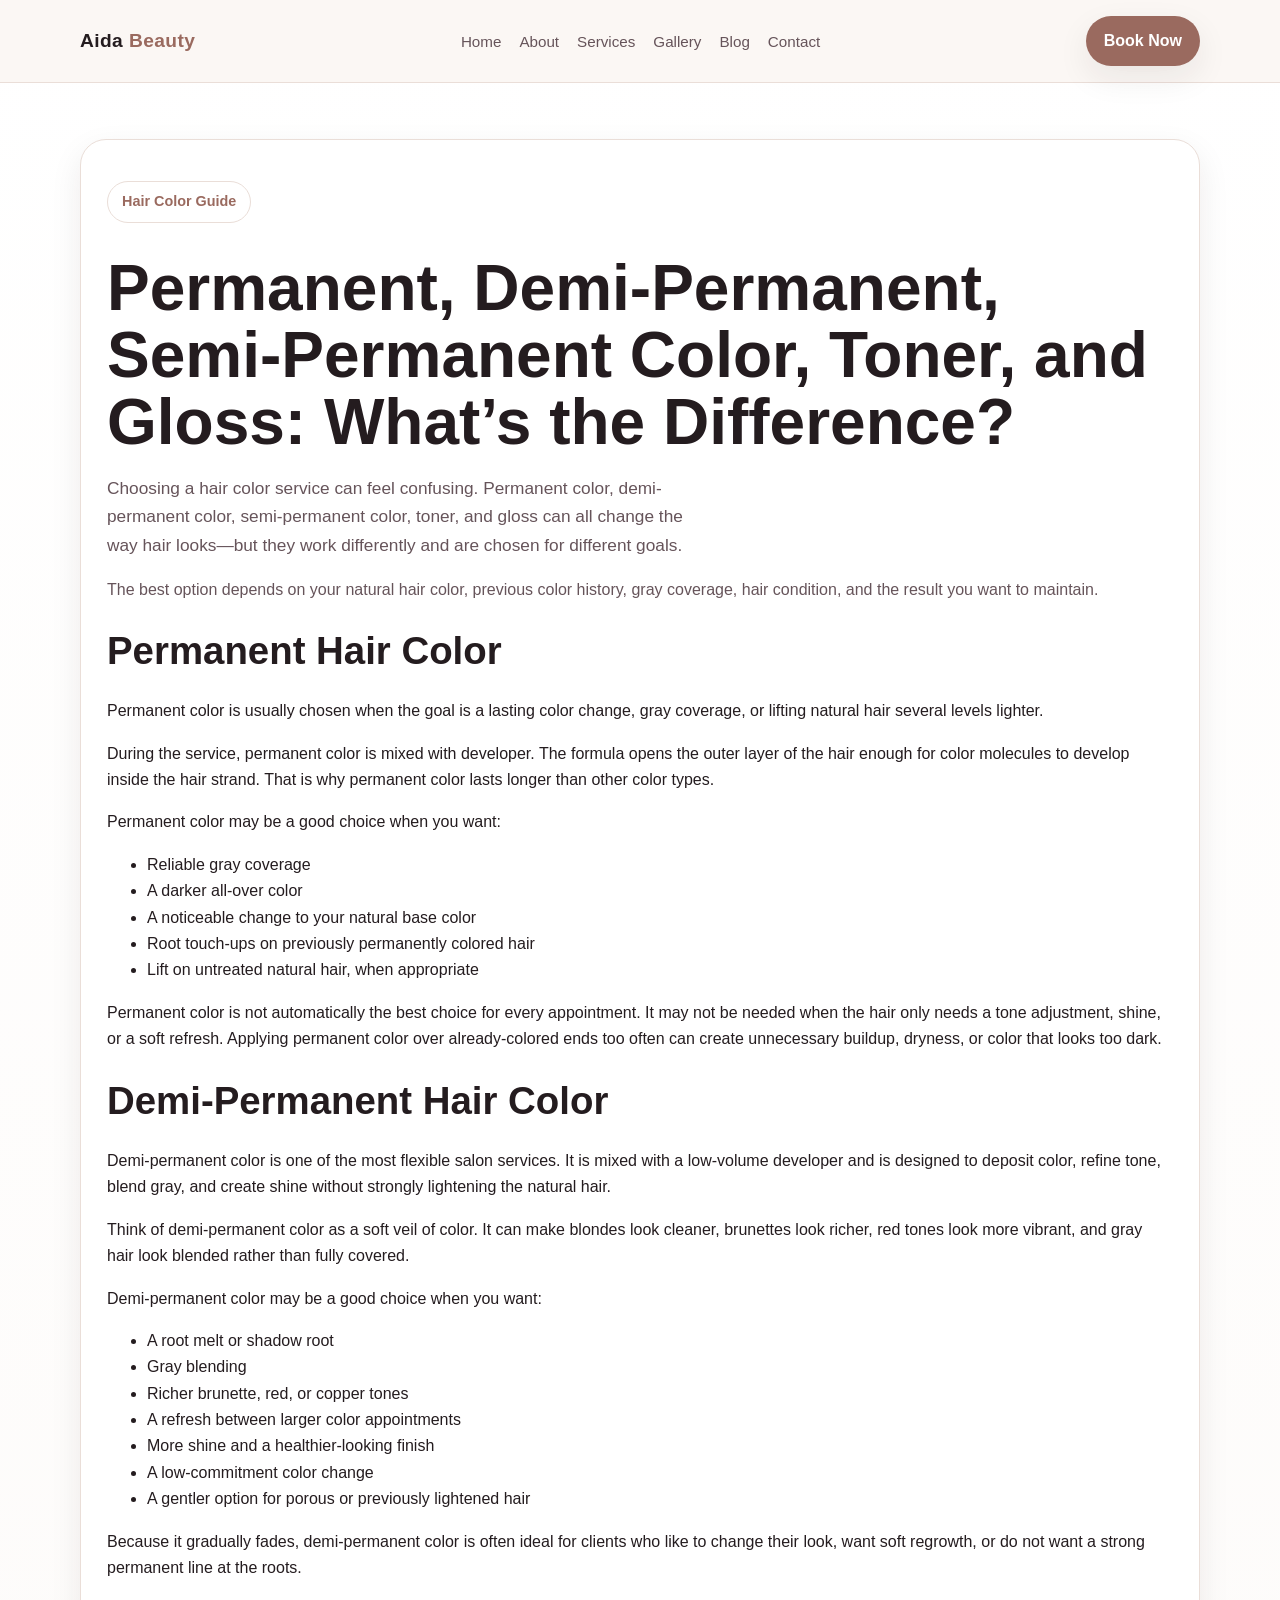
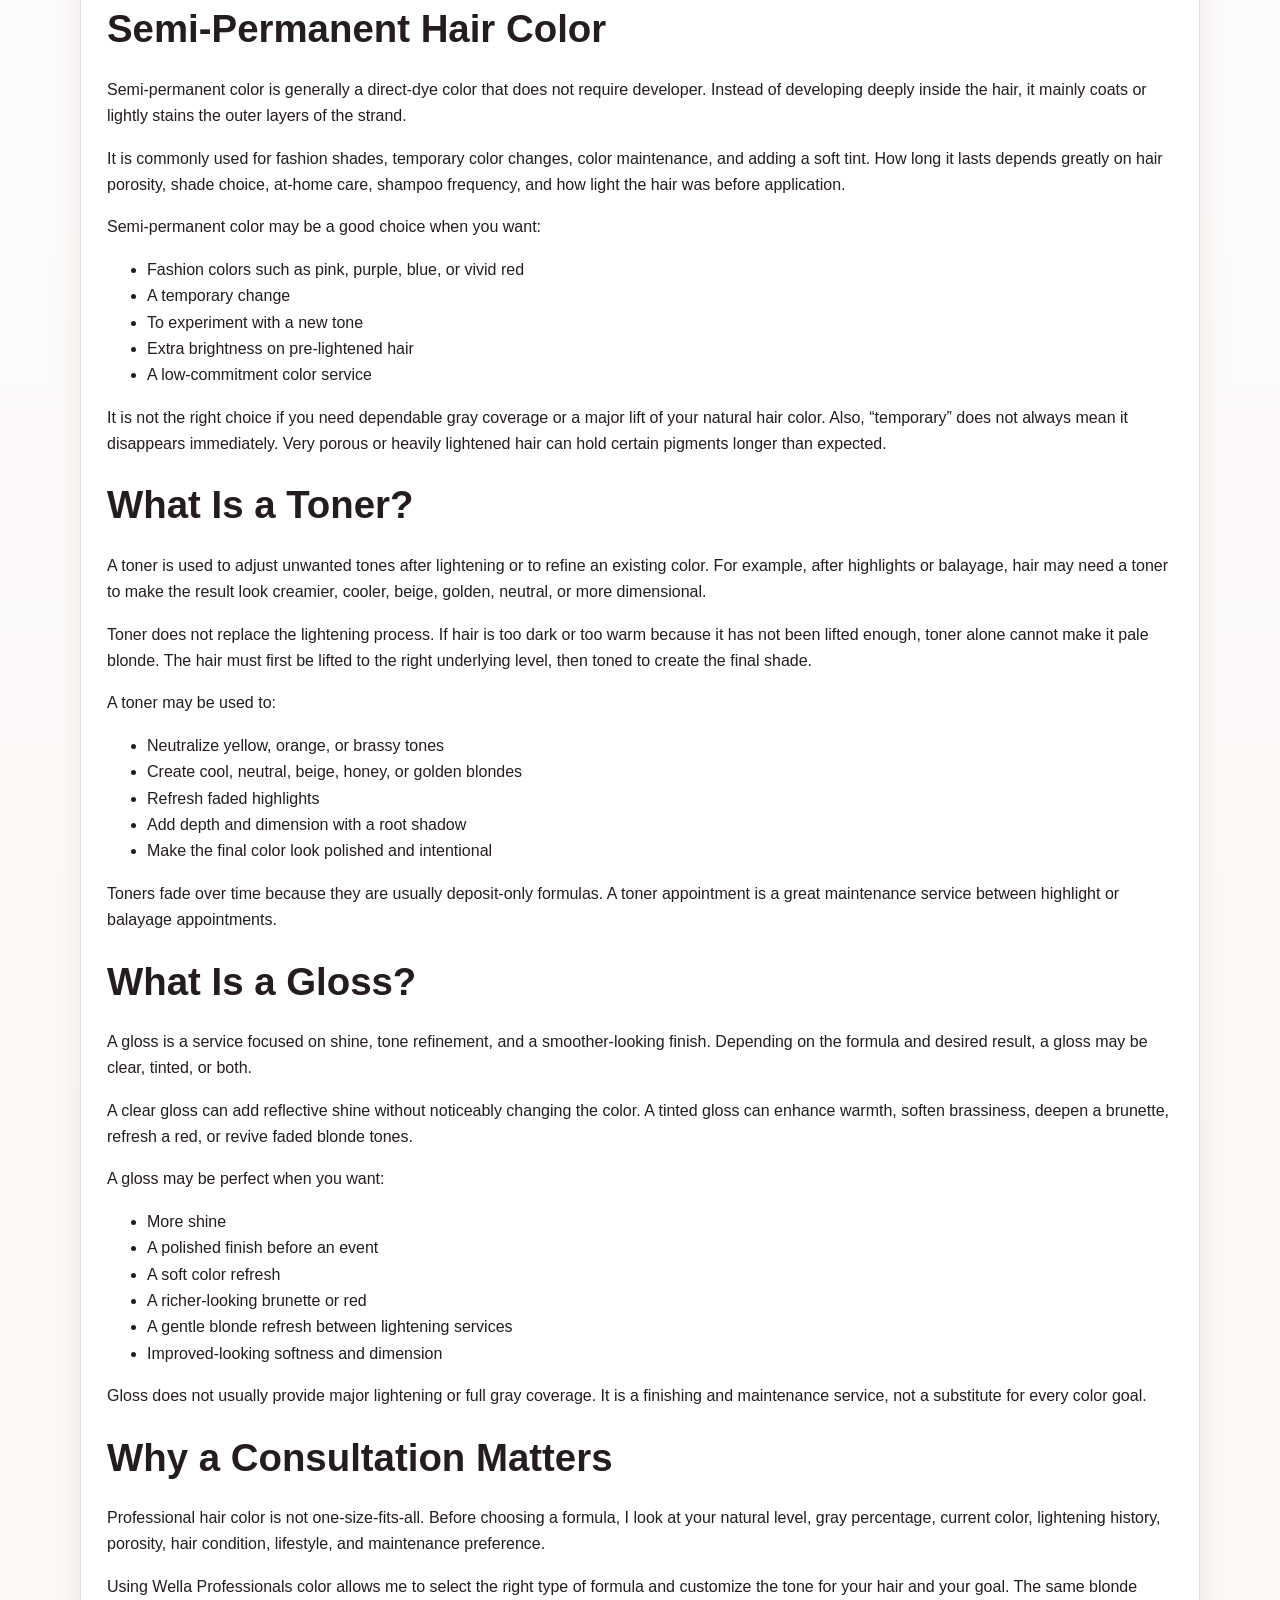
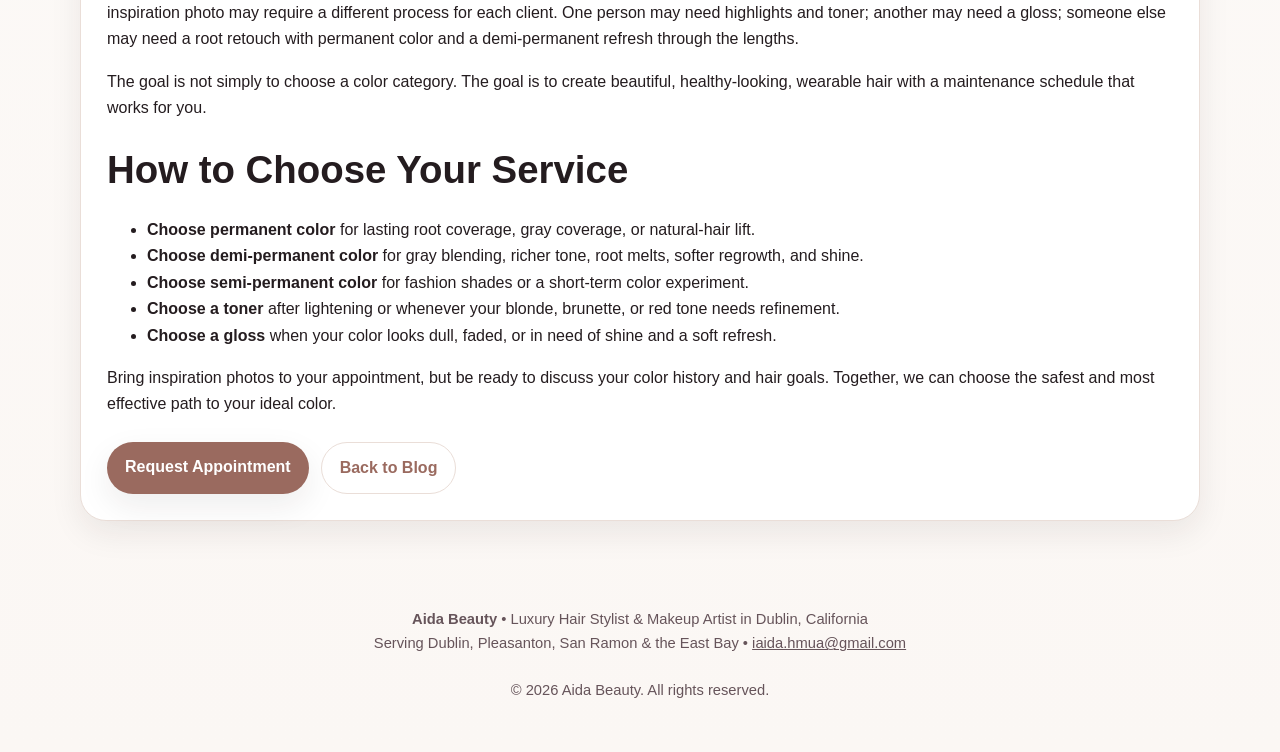
<file: hair-color-guide.html>
<!DOCTYPE html>
<html lang="en">
<head>
  <meta charset="UTF-8">
  <meta name="viewport" content="width=device-width, initial-scale=1.0">

  <title>Permanent, Demi-Permanent, Toner & Gloss: Hair Color Guide | Aida Beauty</title>
  <meta name="description" content="Learn the difference between permanent, demi-permanent, semi-permanent hair color, toner, and gloss from Aida Beauty, a Wella Professionals colorist in Dublin, CA.">

  <meta name="robots" content="index, follow">
  <link rel="canonical" href="https://www.aidahairandmakeup.com/hair-color-guide.html">

  <meta property="og:type" content="article">
  <meta property="og:url" content="https://www.aidahairandmakeup.com/hair-color-guide.html">
  <meta property="og:title" content="Permanent, Demi-Permanent, Toner & Gloss: What’s the Difference?">
  <meta property="og:description" content="A simple guide to understanding salon hair color, toner, and gloss from Aida Beauty in Dublin, California.">
  <meta property="og:image" content="https://www.aidahairandmakeup.com/images/BridesmadesUpdo.jpg">

  <script type="application/ld+json">
  {
    "@context": "https://schema.org",
    "@type": "BlogPosting",
    "headline": "Permanent, Demi-Permanent, Semi-Permanent Color, Toner, and Gloss: What’s the Difference?",
    "description": "A  client-friendly guide explaining common salon hair color services.",
    "author": {
      "@type": "Person",
      "name": "Aida"
    },
    "publisher": {
      "@type": "Organization",
      "name": "Aida Beauty",
      "url": "https://www.aidahairandmakeup.com/"
    },
    "mainEntityOfPage": "https://www.aidahairandmakeup.com/hair-color-guide.html"
  }
  </script>

  <script async src="https://www.googletagmanager.com/gtag/js?id=G-S9JZY15ZG0"></script>
  <script>
    window.dataLayer = window.dataLayer || [];
    function gtag(){dataLayer.push(arguments);}
    gtag("js", new Date());
    gtag("config", "G-S9JZY15ZG0");
  </script>

  <link rel="stylesheet" href="style.css">
</head>

<body>
  <header>
    <div class="wrap">
      <nav>
        <div class="brand">Aida <span>Beauty</span></div>

        <div class="navlinks">
          <a href="index.html">Home</a>
          <a href="index.html#about">About</a>
          <a href="index.html#services">Services</a>
          <a href="index.html#gallery">Gallery</a>
          <a href="blog.html">Blog</a>
          <a href="index.html#contact">Contact</a>
        </div>

        <a class="btn" href="mailto:iaida.hmua@gmail.com?subject=Appointment%20Request%20-%20Aida%20Beauty&body=Hello%20Aida,%0A%0AI%20would%20like%20to%20request%20an%20appointment.%0A%0AService%20I%20am%20interested%20in:%0A%0APreferred%20date:%0A%0APreferred%20time:%0A%0AName:%0APhone%20number:%0A%0AThank%20you,">
          Book Now
        </a>
      </nav>
    </div>
  </header>

  <main>
    <section>
      <div class="wrap">
        <article class="card">
          <p class="kicker">Hair Color Guide</p>

          <h1>Permanent, Demi-Permanent, Semi-Permanent Color, Toner, and Gloss: What’s the Difference?</h1>

          <p class="lead">
            Choosing a hair color service can feel confusing. Permanent color, demi-permanent color,
            semi-permanent color, toner, and gloss can all change the way hair looks—but they work
            differently and are chosen for different goals.
          </p>

          <p class="muted">
            The best option depends on your natural hair color, previous color history, gray coverage,
            hair condition, and the result you want to maintain.
          </p>

          <h2>Permanent Hair Color</h2>

          <p>
            Permanent color is usually chosen when the goal is a lasting color change, gray coverage,
            or lifting natural hair several levels lighter.
          </p>

          <p>
            During the service, permanent color is mixed with developer. The formula opens the outer
            layer of the hair enough for color molecules to develop inside the hair strand. That is why
            permanent color lasts longer than other color types.
          </p>

          <p>Permanent color may be a good choice when you want:</p>

          <ul>
            <li>Reliable gray coverage</li>
            <li>A darker all-over color</li>
            <li>A noticeable change to your natural base color</li>
            <li>Root touch-ups on previously permanently colored hair</li>
            <li>Lift on untreated natural hair, when appropriate</li>
          </ul>

          <p>
            Permanent color is not automatically the best choice for every appointment. It may not be
            needed when the hair only needs a tone adjustment, shine, or a soft refresh. Applying permanent
            color over already-colored ends too often can create unnecessary buildup, dryness, or color that
            looks too dark.
          </p>

          <h2>Demi-Permanent Hair Color</h2>

          <p>
            Demi-permanent color is one of the most flexible salon services. It is mixed with a low-volume
            developer and is designed to deposit color, refine tone, blend gray, and create shine without
            strongly lightening the natural hair.
          </p>

          <p>
            Think of demi-permanent color as a soft veil of color. It can make blondes look cleaner,
            brunettes look richer, red tones look more vibrant, and gray hair look blended rather than fully covered.
          </p>

          <p>Demi-permanent color may be a good choice when you want:</p>

          <ul>
            <li>A root melt or shadow root</li>
            <li>Gray blending</li>
            <li>Richer brunette, red, or copper tones</li>
            <li>A refresh between larger color appointments</li>
            <li>More shine and a healthier-looking finish</li>
            <li>A low-commitment color change</li>
            <li>A gentler option for porous or previously lightened hair</li>
          </ul>

          <p>
            Because it gradually fades, demi-permanent color is often ideal for clients who like to change
            their look, want soft regrowth, or do not want a strong permanent line at the roots.
          </p>

          <h2>Semi-Permanent Hair Color</h2>

          <p>
            Semi-permanent color is generally a direct-dye color that does not require developer.
            Instead of developing deeply inside the hair, it mainly coats or lightly stains the outer layers
            of the strand.
          </p>

          <p>
            It is commonly used for fashion shades, temporary color changes, color maintenance, and adding a
            soft tint. How long it lasts depends greatly on hair porosity, shade choice, at-home care, shampoo
            frequency, and how light the hair was before application.
          </p>

          <p>Semi-permanent color may be a good choice when you want:</p>

          <ul>
            <li>Fashion colors such as pink, purple, blue, or vivid red</li>
            <li>A temporary change</li>
            <li>To experiment with a new tone</li>
            <li>Extra brightness on pre-lightened hair</li>
            <li>A low-commitment color service</li>
          </ul>

          <p>
            It is not the right choice if you need dependable gray coverage or a major lift of your natural
            hair color. Also, “temporary” does not always mean it disappears immediately. Very porous or heavily
            lightened hair can hold certain pigments longer than expected.
          </p>

          <h2>What Is a Toner?</h2>

          <p>
            A toner is used to adjust unwanted tones after lightening or to refine an existing color. For example,
            after highlights or balayage, hair may need a toner to make the result look creamier, cooler, beige,
            golden, neutral, or more dimensional.
          </p>

          <p>
            Toner does not replace the lightening process. If hair is too dark or too warm because it has not been
            lifted enough, toner alone cannot make it pale blonde. The hair must first be lifted to the right
            underlying level, then toned to create the final shade.
          </p>

          <p>A toner may be used to:</p>

          <ul>
            <li>Neutralize yellow, orange, or brassy tones</li>
            <li>Create cool, neutral, beige, honey, or golden blondes</li>
            <li>Refresh faded highlights</li>
            <li>Add depth and dimension with a root shadow</li>
            <li>Make the final color look polished and intentional</li>
          </ul>

          <p>
            Toners fade over time because they are usually deposit-only formulas. A toner appointment is a great
            maintenance service between highlight or balayage appointments.
          </p>

          <h2>What Is a Gloss?</h2>

          <p>
            A gloss is a service focused on shine, tone refinement, and a smoother-looking finish. Depending on
            the formula and desired result, a gloss may be clear, tinted, or both.
          </p>

          <p>
            A clear gloss can add reflective shine without noticeably changing the color. A tinted gloss can
            enhance warmth, soften brassiness, deepen a brunette, refresh a red, or revive faded blonde tones.
          </p>

          <p>A gloss may be perfect when you want:</p>

          <ul>
            <li>More shine</li>
            <li>A polished finish before an event</li>
            <li>A soft color refresh</li>
            <li>A richer-looking brunette or red</li>
            <li>A gentle blonde refresh between lightening services</li>
            <li>Improved-looking softness and dimension</li>
          </ul>

          <p>
            Gloss does not usually provide major lightening or full gray coverage. It is a finishing and
            maintenance service, not a substitute for every color goal.
          </p>

          <h2>Why a Consultation Matters</h2>

          <p>
            Professional hair color is not one-size-fits-all. Before choosing a formula, I look at your natural
            level, gray percentage, current color, lightening history, porosity, hair condition, lifestyle, and
            maintenance preference.
          </p>

          <p>
            Using Wella Professionals color allows me to select the right type of formula and customize the tone
            for your hair and your goal. The same blonde inspiration photo may require a different process for each
            client. One person may need highlights and toner; another may need a gloss; someone else may need a root
            retouch with permanent color and a demi-permanent refresh through the lengths.
          </p>

          <p>
            The goal is not simply to choose a color category. The goal is to create beautiful, healthy-looking,
            wearable hair with a maintenance schedule that works for you.
          </p>

          <h2>How to Choose Your Service</h2>

          <ul>
            <li><strong>Choose permanent color</strong> for lasting root coverage, gray coverage, or natural-hair lift.</li>
            <li><strong>Choose demi-permanent color</strong> for gray blending, richer tone, root melts, softer regrowth, and shine.</li>
            <li><strong>Choose semi-permanent color</strong> for fashion shades or a short-term color experiment.</li>
            <li><strong>Choose a toner</strong> after lightening or whenever your blonde, brunette, or red tone needs refinement.</li>
            <li><strong>Choose a gloss</strong> when your color looks dull, faded, or in need of shine and a soft refresh.</li>
          </ul>

          <p>
            Bring inspiration photos to your appointment, but be ready to discuss your color history and hair goals.
            Together, we can choose the safest and most effective path to your ideal color.
          </p>

          <div class="actions">
            <a class="btn" href="mailto:iaida.hmua@gmail.com?subject=Appointment%20Request%20-%20Aida%20Beauty&body=Hello%20Aida%2C%0A%0AI%20would%20like%20to%20request%20an%20appointment.%0A%0AService%20I%20am%20interested%20in%3A%0APreferred%20date%3A%0APreferred%20time%3A%0A%0AName%3A%0APhone%20number%3A%0A%0AThank%20you%2C">
  Request Appointment
</a>

            <a class="btn alt" href="blog.html">Back to Blog</a>
          </div>
        </article>
      </div>
    </section>
  </main>

  <footer>
    <div class="wrap small footer-content">
      <address style="font-style: normal; margin-bottom: 8px;">
        <strong>Aida Beauty</strong> • Luxury Hair Stylist &amp; Makeup Artist in Dublin, California<br>
        Serving Dublin, Pleasanton, San Ramon &amp; the East Bay •
        <a href="mailto:iaida.hmua@gmail.com" style="color: inherit; text-decoration: underline;">
  iaida.hmua@gmail.com
</a>
      </address>

      <span>© 2026 Aida Beauty. All rights reserved.</span>
    </div>
  </footer>
</body>
</html>
</file>
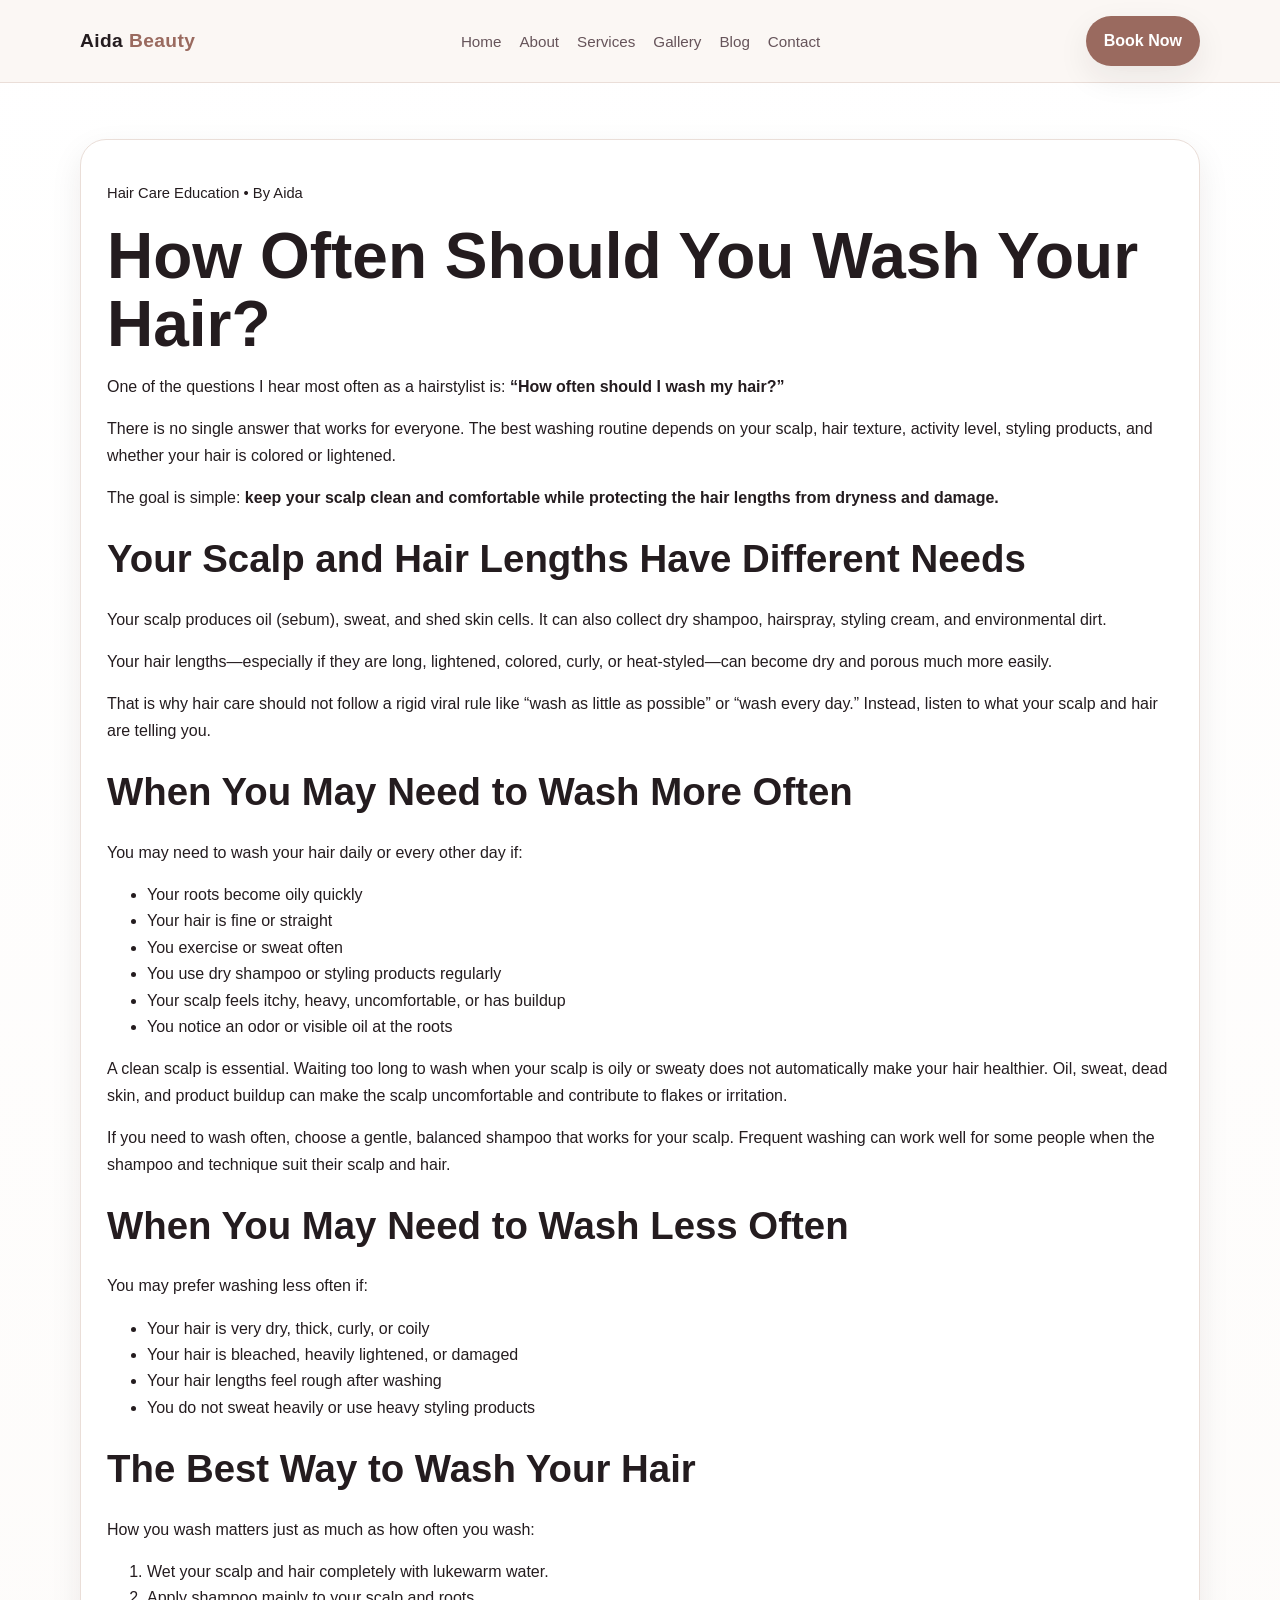
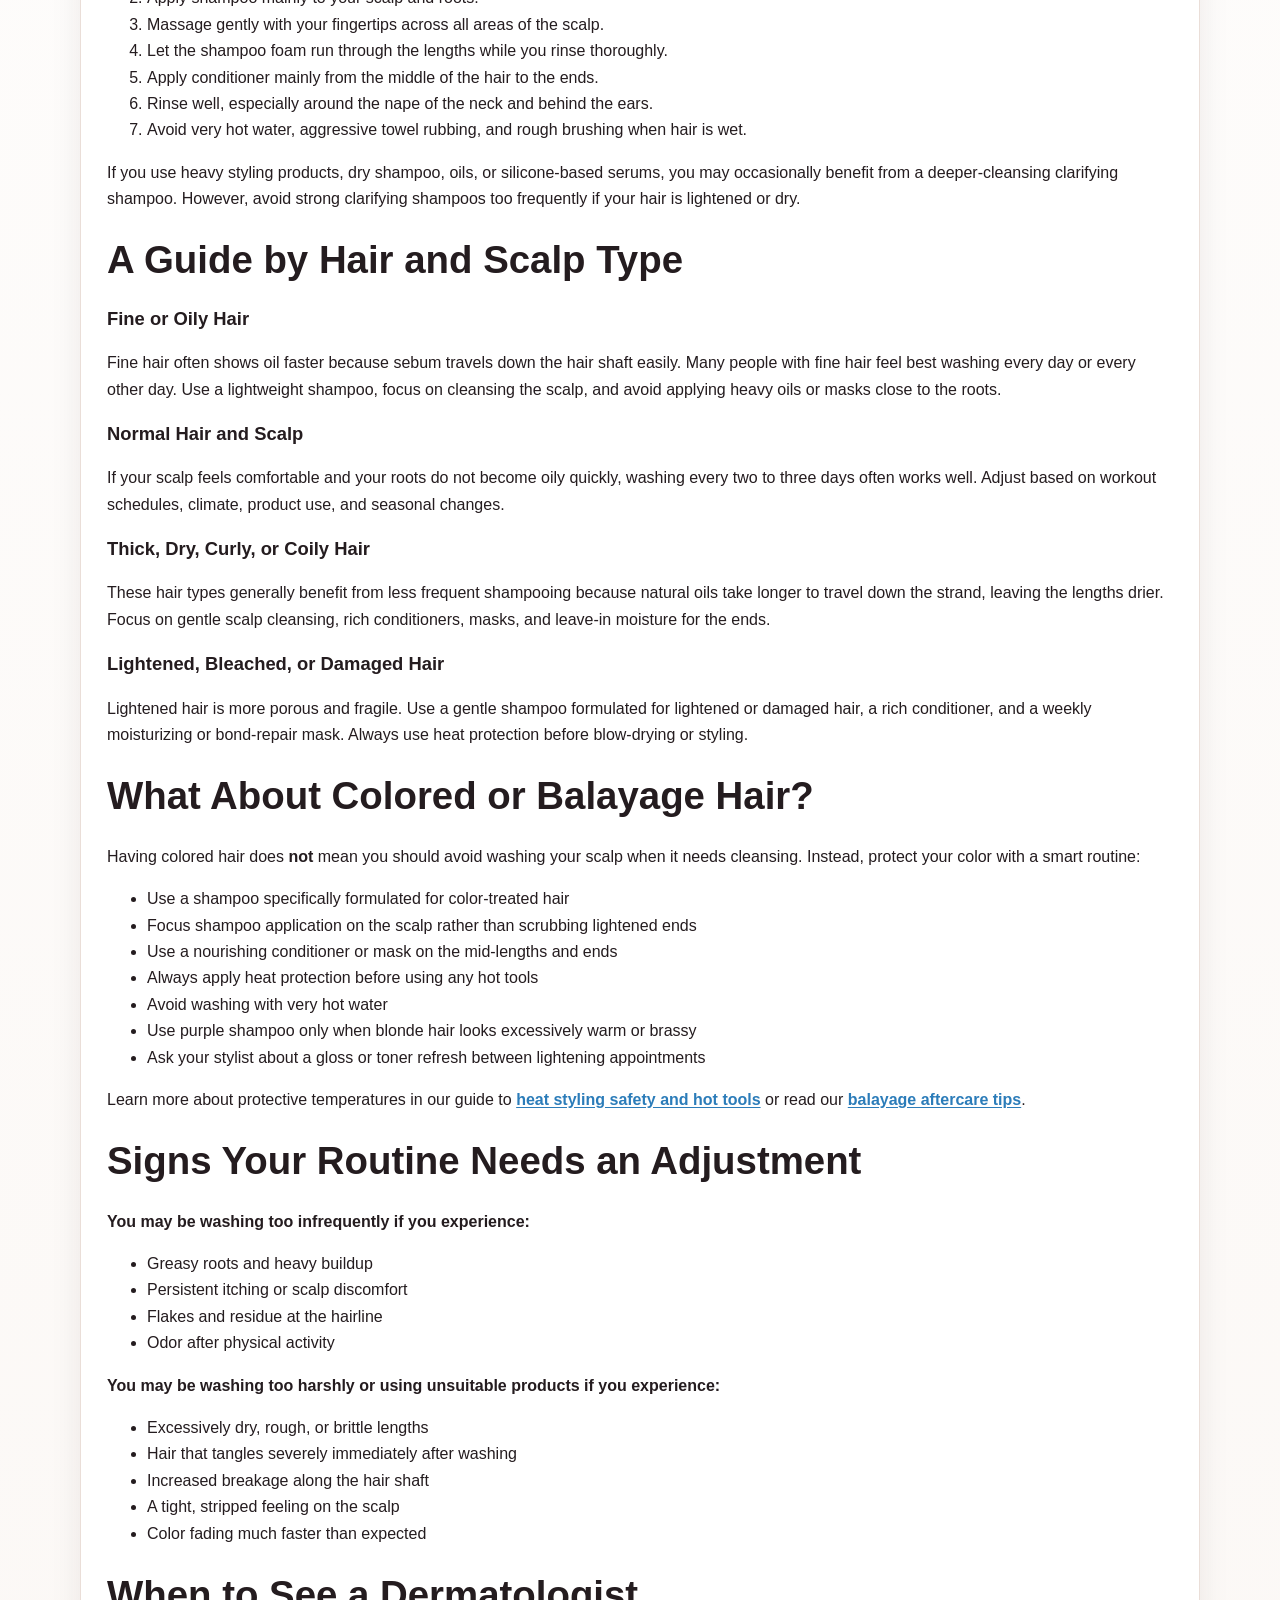
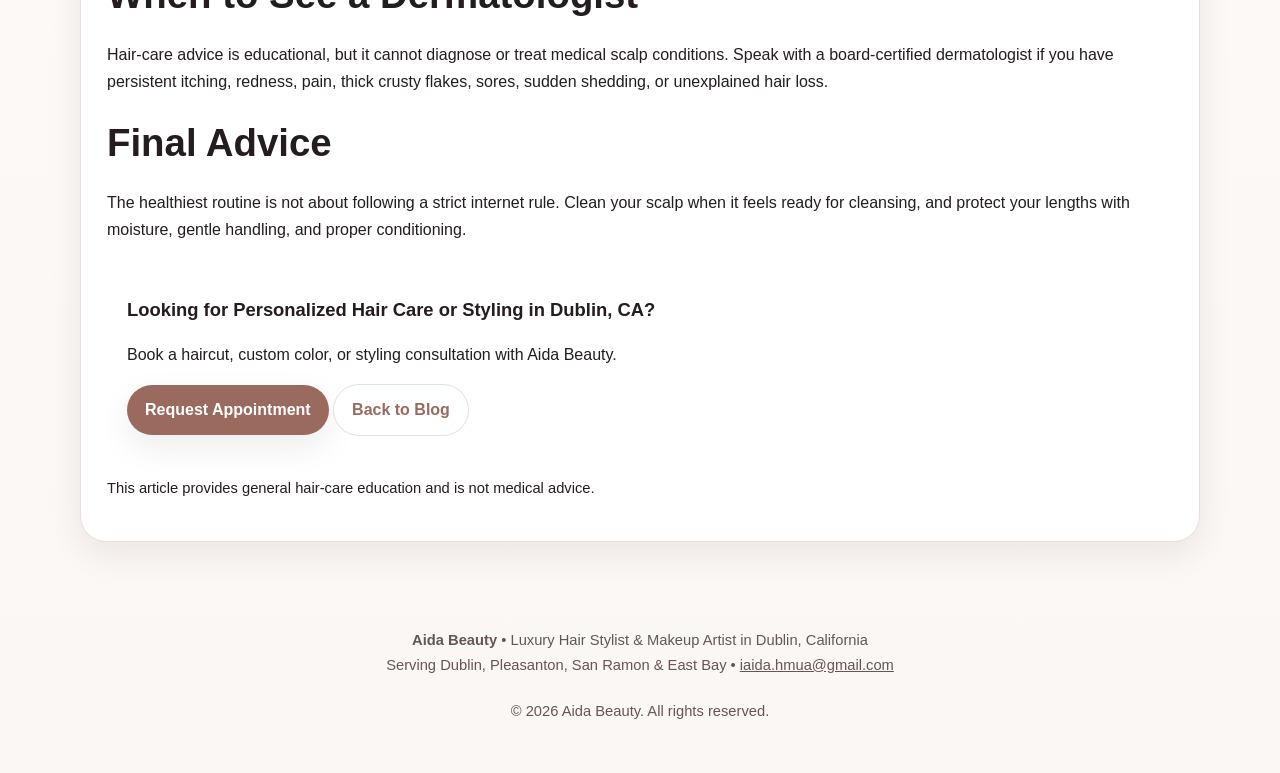
<file: hair-washing-guide.html>
<!DOCTYPE html>
<html lang="en">
<head>
  <meta charset="UTF-8" />
  <meta name="viewport" content="width=device-width, initial-scale=1.0" />

  <!-- Primary SEO Meta Tags -->
  <title>How Often Should You Wash Your Hair? Stylist Guide | Aida Beauty</title>
  <meta name="description" content="A hairstylist's guide to hair-washing frequency, scalp health, fine vs curly hair care, washing technique, and color-treated hair maintenance from Aida Beauty." />
  <meta name="robots" content="index, follow" />
  <link rel="canonical" href="https://www.aidahairandmakeup.com/hair-washing-guide.html" />

  <!-- Open Graph / Social Sharing -->
  <meta property="og:type" content="article" />
  <meta property="og:url" content="https://www.aidahairandmakeup.com/hair-washing-guide.html" />
  <meta property="og:title" content="How Often Should You Wash Your Hair? – Aida Beauty" />
  <meta property="og:description" content="Expert guide on finding the ideal hair-washing routine based on your scalp, hair texture, and color-treated hair." />
  

  <!-- BlogPosting Structured Data (JSON-LD) -->
  <script type="application/ld+json">
{
  "@context": "https://schema.org",
  "@type": "BlogPosting",
  "@id": "https://www.aidahairandmakeup.com/hair-washing-guide.html#article",
  "mainEntityOfPage": {
    "@type": "WebPage",
    "@id": "https://www.aidahairandmakeup.com/hair-washing-guide.html"
  },
  "headline": "How Often Should You Wash Your Hair?",
  "description": "A comprehensive guide to hair-washing frequency, scalp health, washing technique, and color-treated hair care.",
  
  "author": {
    "@type": "Person",
    "name": "Aida",
    "url": "https://www.aidahairandmakeup.com/index.html#about",
    "jobTitle": "Hair Stylist and Makeup Artist"
  },
  "publisher": {
  "@type": "Organization",
  "name": "Aida Beauty",
  "url": "https://www.aidahairandmakeup.com/"
},

  "datePublished": "2026-08-26",
  "dateModified": "2026-08-31",
  "articleSection": "Hair Care",
  "inLanguage": "en-US"
}
</script>

  <!-- Google tag (gtag.js) -->
  <script async src="https://www.googletagmanager.com/gtag/js?id=G-S9JZY15ZG0"></script>
  <script>
    window.dataLayer = window.dataLayer || [];
    function gtag(){dataLayer.push(arguments);}
    gtag('js', new Date());

    gtag('config', 'G-S9JZY15ZG0');
  </script>

  <link rel="stylesheet" href="style.css" />
</head>

<body>

  <header>
    <div class="wrap">
      <nav>
        <div class="brand">Aida <span>Beauty</span></div>
        <div class="navlinks">
          <a href="index.html">Home</a>
          <a href="index.html#about">About</a>
          <a href="index.html#services">Services</a>
          <a href="index.html#gallery">Gallery</a>
          <a href="blog.html">Blog</a>
          <a href="index.html#contact">Contact</a>
        </div>
        <a class="btn" href="mailto:iaida.hmua@gmail.com?subject=Appointment%20Request%20-%20Aida%20Beauty&body=Hello%20Aida%2C%0A%0AI%20would%20like%20to%20request%20an%20appointment.%0A%0AService%20I%20am%20interested%20in%3A%0APreferred%20date%3A%0APreferred%20time%3A%0A%0AName%3A%0APhone%20number%3A%0A%0AThank%20you%2C">Book Now</a>
      </nav>
    </div>
  </header>

  <main>
    <section>
      <div class="wrap">
        <article class="card">

          <p class="small">Hair Care Education • By Aida</p>
          <h1>How Often Should You Wash Your Hair?</h1>

          <p>One of the questions I hear most often as a hairstylist is: <strong>“How often should I wash my hair?”</strong></p>

          <p>There is no single answer that works for everyone. The best washing routine depends on your scalp, hair texture, activity level, styling products, and whether your hair is colored or lightened.</p>

          <p>The goal is simple: <strong>keep your scalp clean and comfortable while protecting the hair lengths from dryness and damage.</strong></p>

          <h2>Your Scalp and Hair Lengths Have Different Needs</h2>
          <p>Your scalp produces oil (sebum), sweat, and shed skin cells. It can also collect dry shampoo, hairspray, styling cream, and environmental dirt.</p>
          <p>Your hair lengths—especially if they are long, lightened, colored, curly, or heat-styled—can become dry and porous much more easily.</p>
          <p>That is why hair care should not follow a rigid viral rule like “wash as little as possible” or “wash every day.” Instead, listen to what your scalp and hair are telling you.</p>

          <h2>When You May Need to Wash More Often</h2>
          <p>You may need to wash your hair daily or every other day if:</p>
          <ul>
            <li>Your roots become oily quickly</li>
            <li>Your hair is fine or straight</li>
            <li>You exercise or sweat often</li>
            <li>You use dry shampoo or styling products regularly</li>
            <li>Your scalp feels itchy, heavy, uncomfortable, or has buildup</li>
            <li>You notice an odor or visible oil at the roots</li>
          </ul>
          <p>A clean scalp is essential. Waiting too long to wash when your scalp is oily or sweaty does not automatically make your hair healthier. Oil, sweat, dead skin, and product buildup can make the scalp uncomfortable and contribute to flakes or irritation.</p>
          <p>If you need to wash often, choose a gentle, balanced shampoo that works for your scalp. Frequent washing can work well for some people when the shampoo and technique suit their scalp and hair.</p>
          <h2>When You May Need to Wash Less Often</h2>
          <p>You may prefer washing less often if:</p>
          <ul>
            <li>Your hair is very dry, thick, curly, or coily</li>
            <li>Your hair is bleached, heavily lightened, or damaged</li>
            <li>Your hair lengths feel rough after washing</li>
            <li>You do not sweat heavily or use heavy styling products</li>
          </ul>

          <h2>The Best Way to Wash Your Hair</h2>
          <p>How you wash matters just as much as how often you wash:</p>
          <ol>
            <li>Wet your scalp and hair completely with lukewarm water.</li>
            <li>Apply shampoo mainly to your scalp and roots.</li>
            <li>Massage gently with your fingertips across all areas of the scalp.</li>
            <li>Let the shampoo foam run through the lengths while you rinse thoroughly.</li>
            <li>Apply conditioner mainly from the middle of the hair to the ends.</li>
            <li>Rinse well, especially around the nape of the neck and behind the ears.</li>
            <li>Avoid very hot water, aggressive towel rubbing, and rough brushing when hair is wet.</li>
          </ol>
          <p>If you use heavy styling products, dry shampoo, oils, or silicone-based serums, you may occasionally benefit from a deeper-cleansing clarifying shampoo. However, avoid strong clarifying shampoos too frequently if your hair is lightened or dry.</p>

          <h2>A Guide by Hair and Scalp Type</h2>

          <h3>Fine or Oily Hair</h3>
          <p>Fine hair often shows oil faster because sebum travels down the hair shaft easily. Many people with fine hair feel best washing every day or every other day. Use a lightweight shampoo, focus on cleansing the scalp, and avoid applying heavy oils or masks close to the roots.</p>

          <h3>Normal Hair and Scalp</h3>
          <p>If your scalp feels comfortable and your roots do not become oily quickly, washing every two to three days often works well. Adjust based on workout schedules, climate, product use, and seasonal changes.</p>

          <h3>Thick, Dry, Curly, or Coily Hair</h3>
          <p>These hair types generally benefit from less frequent shampooing because natural oils take longer to travel down the strand, leaving the lengths drier. Focus on gentle scalp cleansing, rich conditioners, masks, and leave-in moisture for the ends.</p>

          <h3>Lightened, Bleached, or Damaged Hair</h3>
          <p>Lightened hair is more porous and fragile. Use a gentle shampoo formulated for lightened or damaged hair, a rich conditioner, and a weekly moisturizing or bond-repair mask. Always use heat protection before blow-drying or styling.</p>
          <h2>What About Colored or Balayage Hair?</h2>
          <p>Having colored hair does <strong>not</strong> mean you should avoid washing your scalp when it needs cleansing. Instead, protect your color with a smart routine:</p>
          <ul>
            <li>Use a shampoo specifically formulated for color-treated hair</li>
            <li>Focus shampoo application on the scalp rather than scrubbing lightened ends</li>
            <li>Use a nourishing conditioner or mask on the mid-lengths and ends</li>
            <li>Always apply heat protection before using any hot tools</li>
            <li>Avoid washing with very hot water</li>
            <li>Use purple shampoo only when blonde hair looks excessively warm or brassy</li>
            <li>Ask your stylist about a gloss or toner refresh between lightening appointments</li>
          </ul>
          <p>Learn more about protective temperatures in our guide to <a href="heat-styling-guide.html">heat styling safety and hot tools</a> or read our <a href="balayage-aftercare.html">balayage aftercare tips</a>.</p>

          <h2>Signs Your Routine Needs an Adjustment</h2>
          <p><strong>You may be washing too infrequently if you experience:</strong></p>
          <ul>
            <li>Greasy roots and heavy buildup</li>
            <li>Persistent itching or scalp discomfort</li>
            <li>Flakes and residue at the hairline</li>
            <li>Odor after physical activity</li>
          </ul>
          <p><strong>You may be washing too harshly or using unsuitable products if you experience:</strong></p>
          <ul>
            <li>Excessively dry, rough, or brittle lengths</li>
            <li>Hair that tangles severely immediately after washing</li>
            <li>Increased breakage along the hair shaft</li>
            <li>A tight, stripped feeling on the scalp</li>
            <li>Color fading much faster than expected</li>
          </ul>

          <h2>When to See a Dermatologist</h2>
          <p>Hair-care advice is educational, but it cannot diagnose or treat medical scalp conditions. Speak with a board-certified dermatologist if you have persistent itching, redness, pain, thick crusty flakes, sores, sudden shedding, or unexplained hair loss.</p>

          <h2>Final Advice</h2>
          <p>The healthiest routine is not about following a strict internet rule. Clean your scalp when it feels ready for cleansing, and protect your lengths with moisture, gentle handling, and proper conditioning.</p>

          <div style="margin-top: 32px; padding: 20px; background: rgba(255,255,255,0.05); border-radius: 12px;">
            <h3>Looking for Personalized Hair Care or Styling in Dublin, CA?</h3>
            <p>Book a haircut, custom color, or styling consultation with Aida Beauty.</p>
            <a class="btn" href="mailto:iaida.hmua@gmail.com?subject=Appointment%20Request%20-%20Aida%20Beauty&body=Hello%20Aida%2C%0A%0AI%20would%20like%20to%20request%20an%20appointment.%0A%0AService%20I%20am%20interested%20in%3A%0APreferred%20date%3A%0APreferred%20time%3A%0A%0AName%3A%0APhone%20number%3A%0A%0AThank%20you%2C">
  Request Appointment
</a>
            <a class="btn alt" href="blog.html">
  Back to Blog
</a>
          </div>

          <p class="small" style="margin-top: 20px;">This article provides general hair-care education and is not medical advice.</p>

        </article>
      </div>
    </section>
  </main>

  <footer>
    <div class="wrap small footer-content">
      <address style="font-style: normal; margin-bottom: 8px;">
        <strong>Aida Beauty</strong> &bull; Luxury Hair Stylist & Makeup Artist in Dublin, California<br />
        Serving Dublin, Pleasanton, San Ramon & East Bay &bull; 
        <a href="mailto:iaida.hmua@gmail.com" style="color: inherit; text-decoration: underline;">iaida.hmua@gmail.com</a>
      </address>
      <span>© 2026 Aida Beauty. All rights reserved.</span>
    </div>
  </footer>

</body>
</html>
</file>
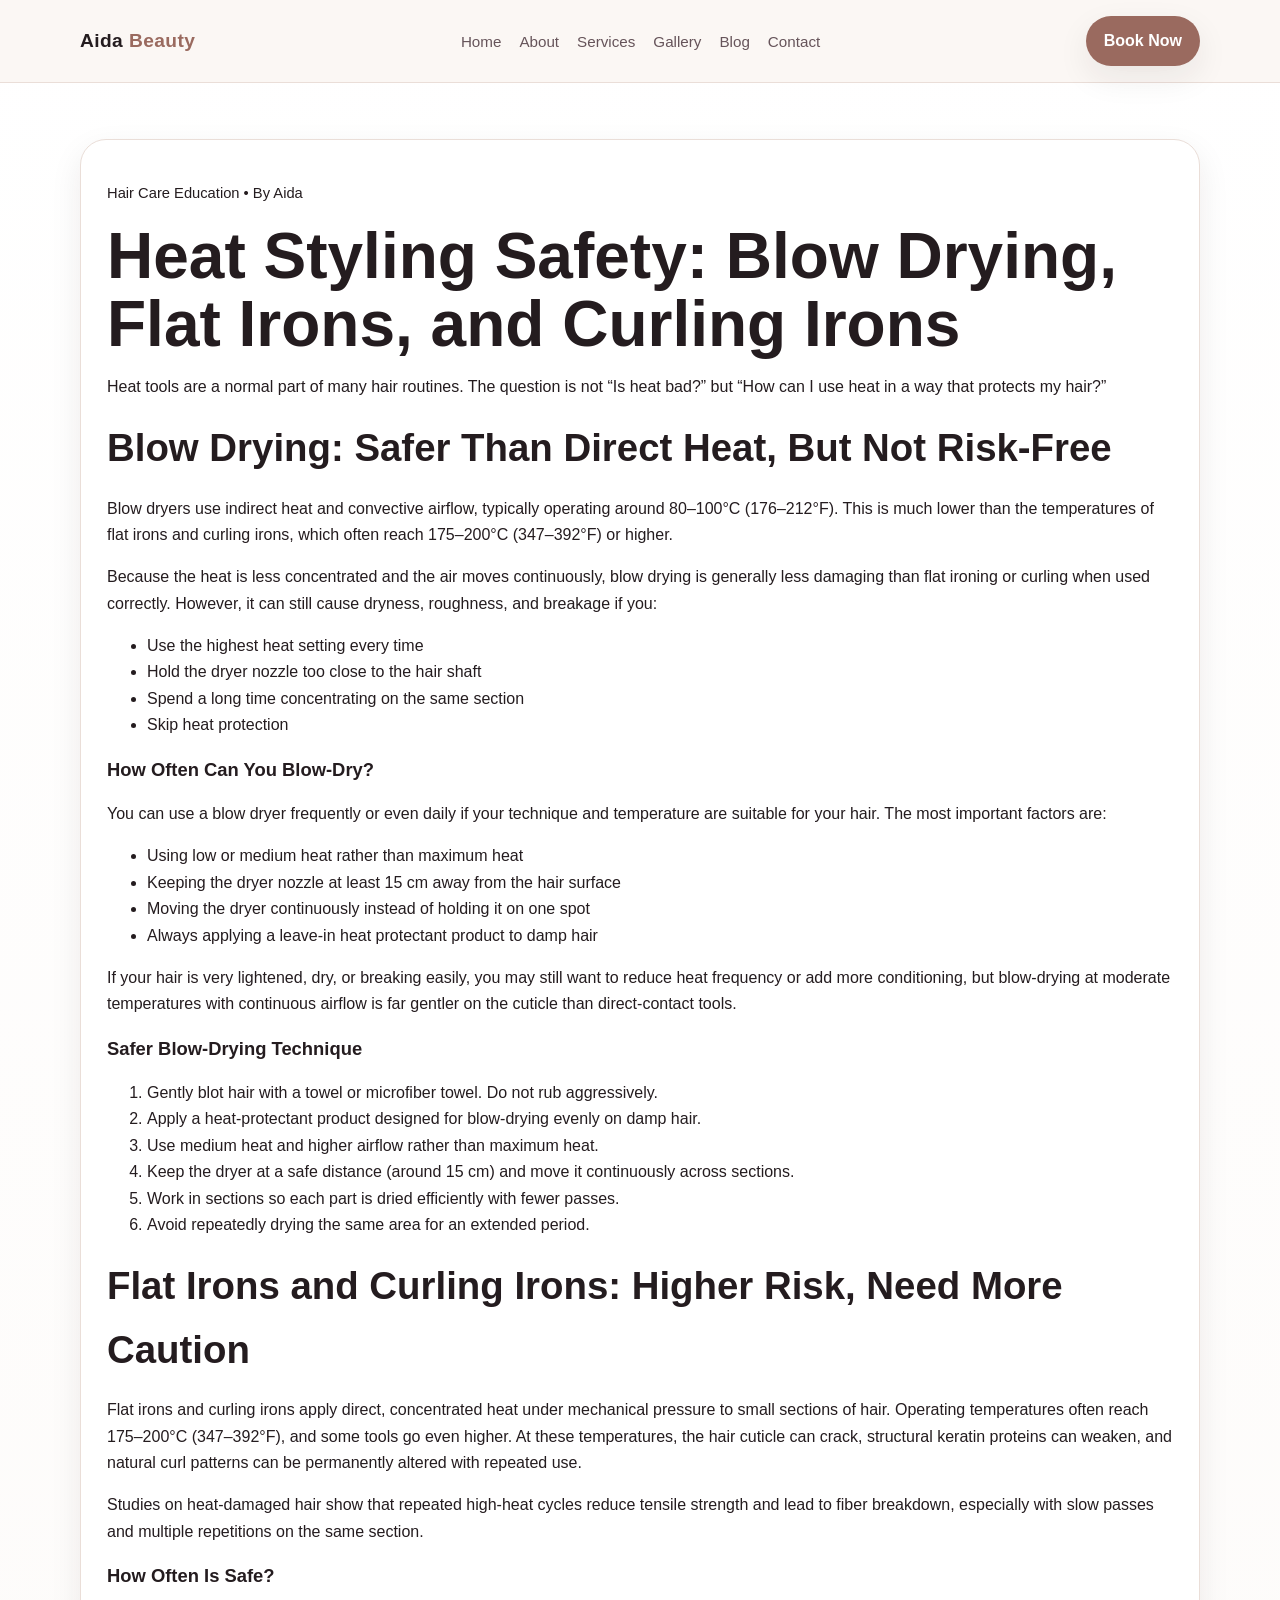
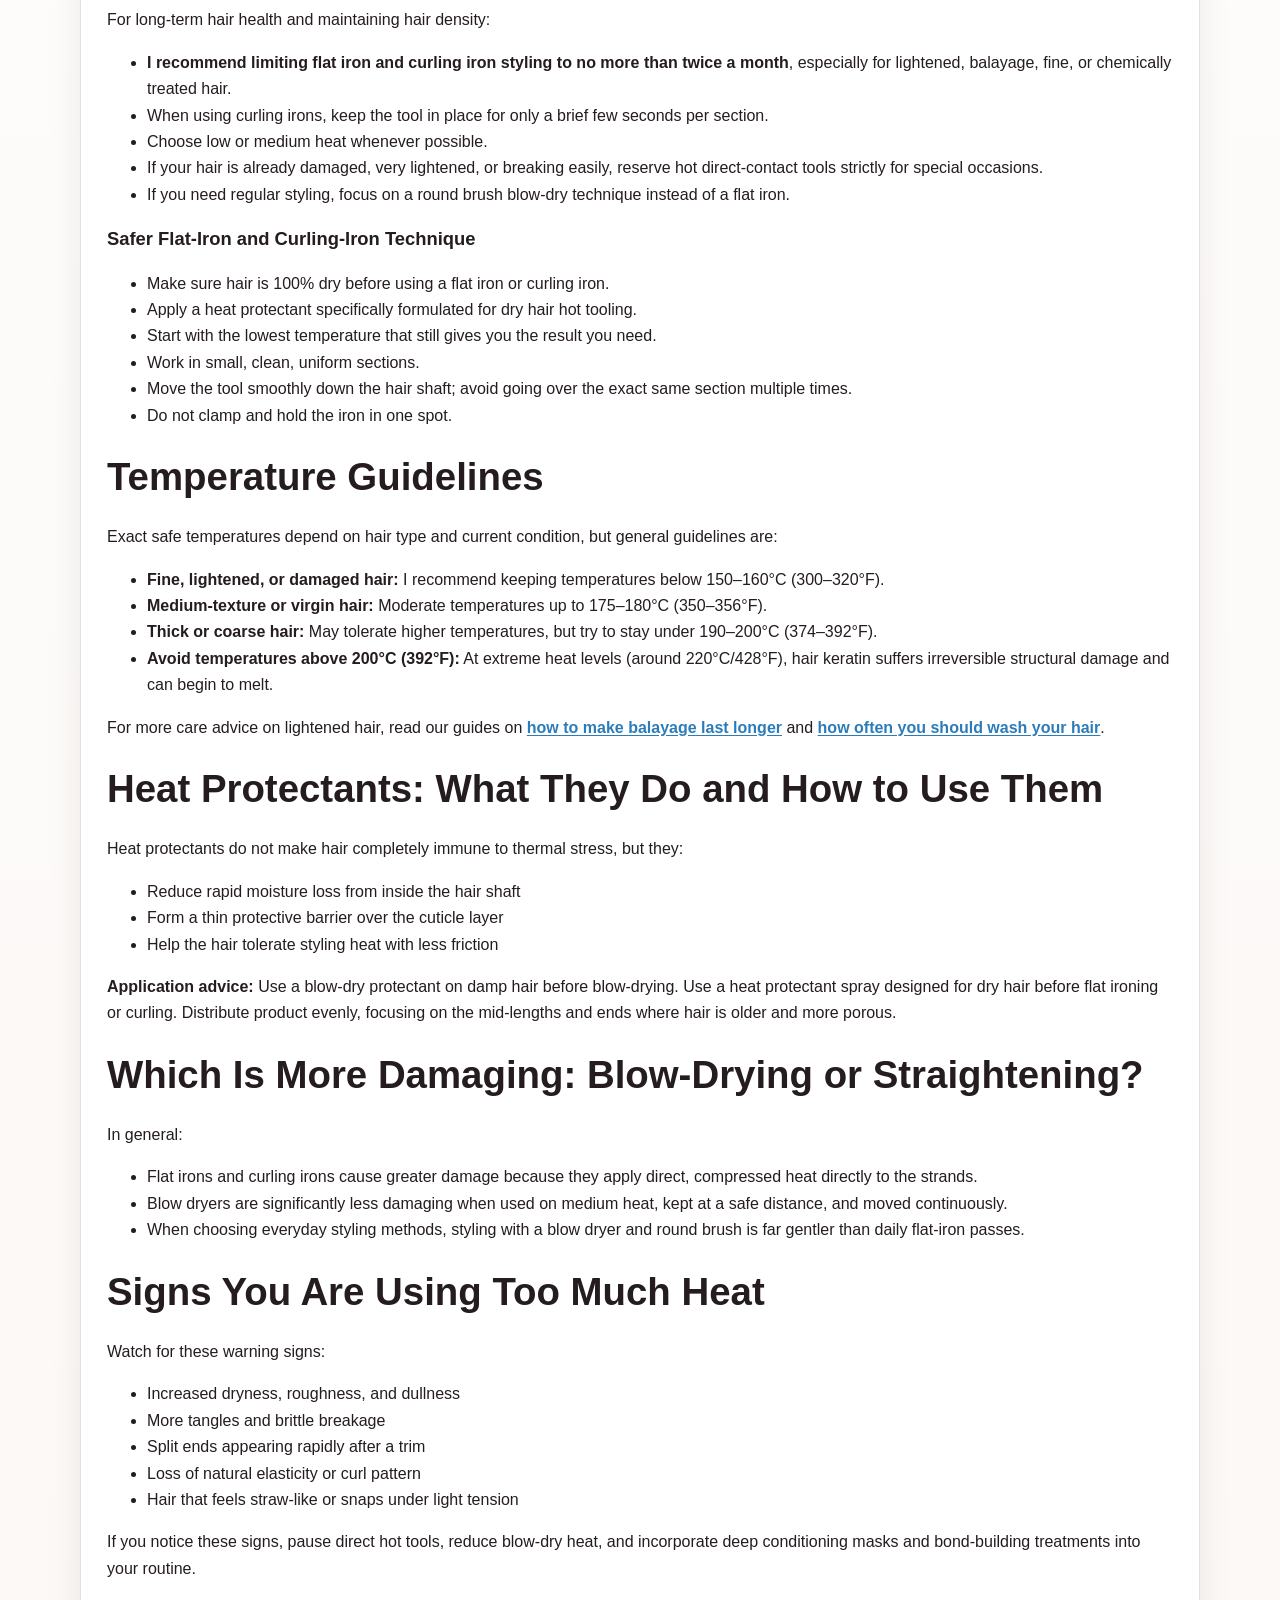
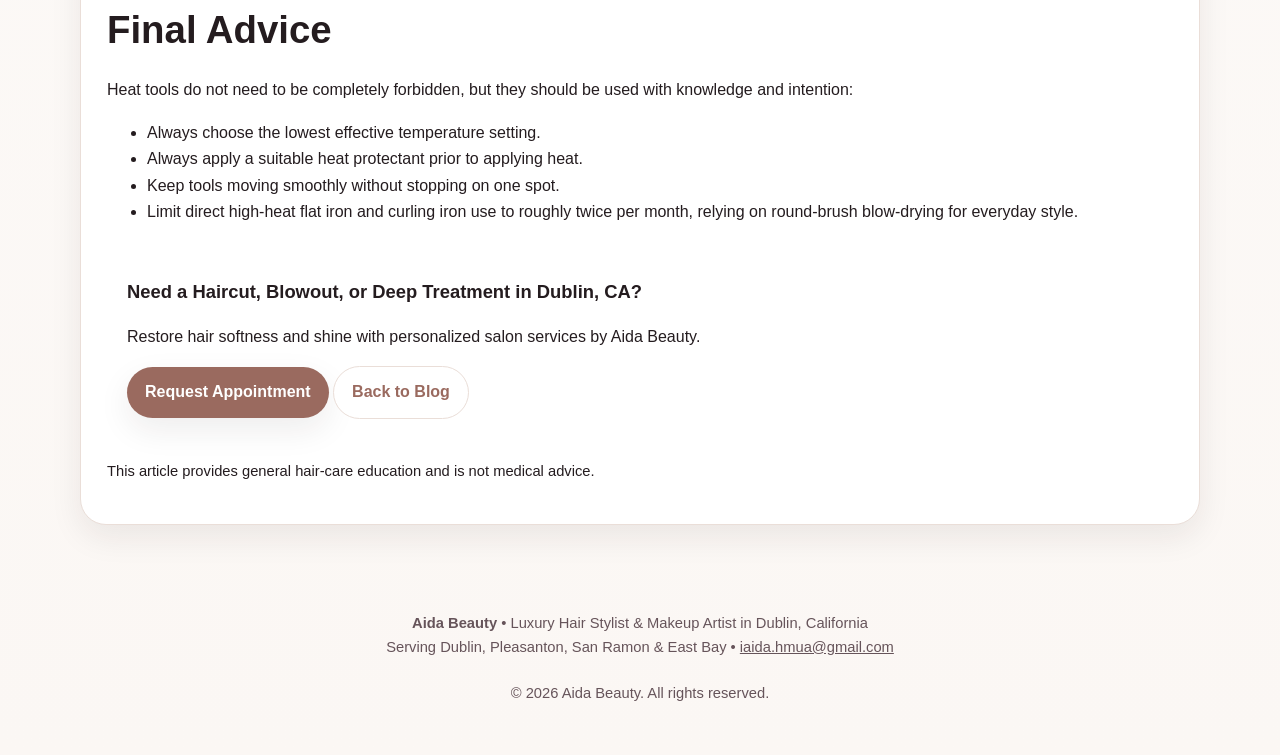
<file: heat-styling-guide.html>
<!DOCTYPE html>
<html lang="en">
<head>
  <meta charset="UTF-8" />
  <meta name="viewport" content="width=device-width, initial-scale=1.0" />

  <!-- Primary SEO Meta Tags -->
  <title>Heat Styling Safety Guide: Blow Drying & Hot Tools | Aida Beauty</title>
  <meta name="description" content="Learn how to use blow dryers, flat irons, and curling irons safely. Pro stylist temperature guidelines, heat protectant advice, and damage prevention tips by Aida Beauty." />
  <meta name="robots" content="index, follow" />
  <link rel="canonical" href="https://www.aidahairandmakeup.com/heat-styling-guide.html" />

  <!-- Open Graph / Social Sharing -->
  <meta property="og:type" content="article" />
  <meta property="og:url" content="https://www.aidahairandmakeup.com/heat-styling-guide.html" />
  <meta property="og:title" content="Heat Styling Safety: Blow Drying, Flat Irons, and Curling Irons – Aida Beauty" />
  <meta property="og:description" content="Safe temperature guides, heat protectant tips, and blow-drying techniques to protect hair integrity from Aida Beauty." />
  <!-- BlogPosting Structured Data (JSON-LD) -->
  <script type="application/ld+json">
{
  "@context": "https://schema.org",
  "@type": "BlogPosting",
  "@id": "https://www.aidahairandmakeup.com/heat-styling-guide.html#article",
  "mainEntityOfPage": {
    "@type": "WebPage",
    "@id": "https://www.aidahairandmakeup.com/heat-styling-guide.html"
  },
  "headline": "Heat Styling Safety: Blow Drying, Flat Irons, and Curling Irons",
  "description": "Learn how to use blow dryers, flat irons, and curling irons safely, what temperatures may be appropriate for different hair types, and how to reduce heat damage.",
  "author": {
    "@type": "Person",
    "name": "Aida",
    "url": "https://www.aidahairandmakeup.com/index.html#about",
    "jobTitle": "Hair Stylist and Makeup Artist"
  },
  "publisher": {
    "@type": "Organization",
    "name": "Aida Beauty",
    "url": "https://www.aidahairandmakeup.com/"
  },
  "datePublished": "2026-08-26",
  "dateModified": "2026-08-31",
  "articleSection": "Hair Care",
  "inLanguage": "en-US"
}
</script>

  <!-- Google tag (gtag.js) -->
  <script async src="https://www.googletagmanager.com/gtag/js?id=G-S9JZY15ZG0"></script>
  <script>
    window.dataLayer = window.dataLayer || [];
    function gtag(){dataLayer.push(arguments);}
    gtag('js', new Date());

    gtag('config', 'G-S9JZY15ZG0');
  </script>

  <link rel="stylesheet" href="style.css" />
</head>

<body>

  <header>
    <div class="wrap">
      <nav>
        <div class="brand">Aida <span>Beauty</span></div>
        <div class="navlinks">
          <a href="index.html">Home</a>
          <a href="index.html#about">About</a>
          <a href="index.html#services">Services</a>
          <a href="index.html#gallery">Gallery</a>
          <a href="blog.html">Blog</a>
          <a href="index.html#contact">Contact</a>
        </div>
        <a class="btn" href="mailto:iaida.hmua@gmail.com?subject=Appointment%20Request%20-%20Aida%20Beauty&body=Hello%20Aida%2C%0A%0AI%20would%20like%20to%20request%20an%20appointment.%0A%0AService%20I%20am%20interested%20in%3A%0APreferred%20date%3A%0APreferred%20time%3A%0A%0AName%3A%0APhone%20number%3A%0A%0AThank%20you%2C">Book Now</a>
      </nav>
    </div>
  </header>

  <main>
    <section>
      <div class="wrap">
        <article class="card">

          <p class="small">Hair Care Education • By Aida</p>
          <h1>Heat Styling Safety: Blow Drying, Flat Irons, and Curling Irons</h1>

          <p>Heat tools are a normal part of many hair routines. The question is not “Is heat bad?” but “How can I use heat in a way that protects my hair?”</p>

          <h2>Blow Drying: Safer Than Direct Heat, But Not Risk-Free</h2>
          <p>Blow dryers use indirect heat and convective airflow, typically operating around 80–100°C (176–212°F). This is much lower than the temperatures of flat irons and curling irons, which often reach 175–200°C (347–392°F) or higher.</p>

          <p>Because the heat is less concentrated and the air moves continuously, blow drying is generally less damaging than flat ironing or curling when used correctly. However, it can still cause dryness, roughness, and breakage if you:</p>
          <ul>
            <li>Use the highest heat setting every time</li>
            <li>Hold the dryer nozzle too close to the hair shaft</li>
            <li>Spend a long time concentrating on the same section</li>
            <li>Skip heat protection</li>
          </ul>

          <h3>How Often Can You Blow-Dry?</h3>
          <p>You can use a blow dryer frequently or even daily if your technique and temperature are suitable for your hair. The most important factors are:</p>
          <ul>
            <li>Using low or medium heat rather than maximum heat</li>
            <li>Keeping the dryer nozzle at least 15 cm away from the hair surface</li>
            <li>Moving the dryer continuously instead of holding it on one spot</li>
            <li>Always applying a leave-in heat protectant product to damp hair</li>
          </ul>
          <p>If your hair is very lightened, dry, or breaking easily, you may still want to reduce heat frequency or add more conditioning, but blow-drying at moderate temperatures with continuous airflow is far gentler on the cuticle than direct-contact tools.</p>

          <h3>Safer Blow-Drying Technique</h3>
          <ol>
            <li>Gently blot hair with a towel or microfiber towel. Do not rub aggressively.</li>
            <li>Apply a heat-protectant product designed for blow-drying evenly on damp hair.</li>
            <li>Use medium heat and higher airflow rather than maximum heat.</li>
            <li>Keep the dryer at a safe distance (around 15 cm) and move it continuously across sections.</li>
            <li>Work in sections so each part is dried efficiently with fewer passes.</li>
            <li>Avoid repeatedly drying the same area for an extended period.</li>
          </ol>

          <h2>Flat Irons and Curling Irons: Higher Risk, Need More Caution</h2>
          <p>Flat irons and curling irons apply direct, concentrated heat under mechanical pressure to small sections of hair. Operating temperatures often reach 175–200°C (347–392°F), and some tools go even higher. At these temperatures, the hair cuticle can crack, structural keratin proteins can weaken, and natural curl patterns can be permanently altered with repeated use.</p>

          <p>Studies on heat-damaged hair show that repeated high-heat cycles reduce tensile strength and lead to fiber breakdown, especially with slow passes and multiple repetitions on the same section.</p>

          <h3>How Often Is Safe?</h3>
          <p>For long-term hair health and maintaining hair density:</p>
          <ul>
            <li><strong>I recommend limiting flat iron and curling iron styling to no more than twice a month</strong>, especially for lightened, balayage, fine, or chemically treated hair.</li>
            <li>When using curling irons, keep the tool in place for only a brief few seconds per section.</li>
            <li>Choose low or medium heat whenever possible.</li>
            <li>If your hair is already damaged, very lightened, or breaking easily, reserve hot direct-contact tools strictly for special occasions.</li>
            <li>If you need regular styling, focus on a round brush blow-dry technique instead of a flat iron.</li>
          </ul>

          <h3>Safer Flat-Iron and Curling-Iron Technique</h3>
          <ul>
            <li>Make sure hair is 100% dry before using a flat iron or curling iron.</li>
            <li>Apply a heat protectant specifically formulated for dry hair hot tooling.</li>
            <li>Start with the lowest temperature that still gives you the result you need.</li>
            <li>Work in small, clean, uniform sections.</li>
            <li>Move the tool smoothly down the hair shaft; avoid going over the exact same section multiple times.</li>
            <li>Do not clamp and hold the iron in one spot.</li>
          </ul>

          <h2>Temperature Guidelines</h2>
          <p>Exact safe temperatures depend on hair type and current condition, but general guidelines are:</p>
          <ul>
            <li><strong>Fine, lightened, or damaged hair:</strong> I recommend keeping temperatures below 150–160°C (300–320°F).</li>
            <li><strong>Medium-texture or virgin hair:</strong> Moderate temperatures up to 175–180°C (350–356°F).</li>
            <li><strong>Thick or coarse hair:</strong> May tolerate higher temperatures, but try to stay under 190–200°C (374–392°F).</li>
            <li><strong>Avoid temperatures above 200°C (392°F):</strong> At extreme heat levels (around 220°C/428°F), hair keratin suffers irreversible structural damage and can begin to melt.</li>
          </ul>
          <p>For more care advice on lightened hair, read our guides on <a href="balayage-aftercare.html">how to make balayage last longer</a> and <a href="hair-washing-guide.html">how often you should wash your hair</a>.</p>

          <h2>Heat Protectants: What They Do and How to Use Them</h2>
          <p>Heat protectants do not make hair completely immune to thermal stress, but they:</p>
          <ul>
            <li>Reduce rapid moisture loss from inside the hair shaft</li>
            <li>Form a thin protective barrier over the cuticle layer</li>
            <li>Help the hair tolerate styling heat with less friction</li>
          </ul>
          <p><strong>Application advice:</strong> Use a blow-dry protectant on damp hair before blow-drying. Use a heat protectant spray designed for dry hair before flat ironing or curling. Distribute product evenly, focusing on the mid-lengths and ends where hair is older and more porous.</p>

          <h2>Which Is More Damaging: Blow-Drying or Straightening?</h2>
          <p>In general:</p>
          <ul>
            <li>Flat irons and curling irons cause greater damage because they apply direct, compressed heat directly to the strands.</li>
            <li>Blow dryers are significantly less damaging when used on medium heat, kept at a safe distance, and moved continuously.</li>
            <li>When choosing everyday styling methods, styling with a blow dryer and round brush is far gentler than daily flat-iron passes.</li>
          </ul>

          <h2>Signs You Are Using Too Much Heat</h2>
          <p>Watch for these warning signs:</p>
          <ul>
            <li>Increased dryness, roughness, and dullness</li>
            <li>More tangles and brittle breakage</li>
            <li>Split ends appearing rapidly after a trim</li>
            <li>Loss of natural elasticity or curl pattern</li>
            <li>Hair that feels straw-like or snaps under light tension</li>
          </ul>
          <p>If you notice these signs, pause direct hot tools, reduce blow-dry heat, and incorporate deep conditioning masks and bond-building treatments into your routine.</p>

          <h2>Final Advice</h2>
          <p>Heat tools do not need to be completely forbidden, but they should be used with knowledge and intention:</p>
          <ul>
            <li>Always choose the lowest effective temperature setting.</li>
            <li>Always apply a suitable heat protectant prior to applying heat.</li>
            <li>Keep tools moving smoothly without stopping on one spot.</li>
            <li>Limit direct high-heat flat iron and curling iron use to roughly twice per month, relying on round-brush blow-drying for everyday style.</li>
          </ul>

          <div style="margin-top: 32px; padding: 20px; background: rgba(255,255,255,0.05); border-radius: 12px;">
            <h3>Need a Haircut, Blowout, or Deep Treatment in Dublin, CA?</h3>
            <p>Restore hair softness and shine with personalized salon services by Aida Beauty.</p>
            <a class="btn" href="mailto:iaida.hmua@gmail.com?subject=Appointment%20Request%20-%20Aida%20Beauty&body=Hello%20Aida%2C%0A%0AI%20would%20like%20to%20request%20an%20appointment.%0A%0AService%20I%20am%20interested%20in%3A%0APreferred%20date%3A%0APreferred%20time%3A%0A%0AName%3A%0APhone%20number%3A%0A%0AThank%20you%2C">
  Request Appointment
</a>
            <a class="btn alt" href="blog.html">
  Back to Blog
</a>
          </div>

          <p class="small" style="margin-top: 20px;">This article provides general hair-care education and is not medical advice.</p>

        </article>
      </div>
    </section>
  </main>

  <footer>
    <div class="wrap small footer-content">
      <address style="font-style: normal; margin-bottom: 8px;">
        <strong>Aida Beauty</strong> &bull; Luxury Hair Stylist & Makeup Artist in Dublin, California<br />
        Serving Dublin, Pleasanton, San Ramon & East Bay &bull; 
        <a href="mailto:iaida.hmua@gmail.com" style="color: inherit; text-decoration: underline;">iaida.hmua@gmail.com</a>
      </address>
      <span>© 2026 Aida Beauty. All rights reserved.</span>
    </div>
  </footer>

</body>
</html>
</file>
<file: style.css>
:root{--bg:#fbf7f4;--card:#ffffff;--text:#241c1f;--muted:#66545a;--accent:#9a6a5f;--line:#eaded8;--shadow:0 12px 32px rgba(34,22,25,.08)}
    *{box-sizing:border-box}
    html{scroll-behavior:smooth}
    body{margin:0;font-family:Arial,Helvetica,sans-serif;color:var(--text);background:linear-gradient(180deg,#fff 0%,var(--bg) 100%);line-height:1.65}
    .navlinks a,.btn {text-decoration: none;color: inherit;}
    .wrap{width:min(1120px,92vw);margin:0 auto}
    img{max-width:100%;display:block}

    header{position:sticky;top:0;z-index:20;background:rgba(251,247,244,.92);backdrop-filter:blur(10px);border-bottom:1px solid var(--line)}
    nav{display:flex;align-items:center;justify-content:space-between;gap:16px;padding:16px 0}
    .brand{font-size:1.2rem;font-weight:700;letter-spacing:.4px}
    .brand span{color:var(--accent)}
    .navlinks{display:flex;flex-wrap:wrap;gap:18px;color:var(--muted);font-size:.95rem}
    .navlinks a:hover{color:var(--accent)}

    .btn{display:inline-block;background:var(--accent);color:#fff;padding:12px 18px;border-radius:999px;font-weight:700;box-shadow:var(--shadow)}
    .btn.alt{background:#fff;color:var(--accent);border:1px solid var(--line);box-shadow:none}

    .hero{padding:76px 0 44px;display:grid;grid-template-columns:1.25fr .9fr;gap:32px;align-items:center}
    .kicker{display:inline-block;background:#fff;border:1px solid var(--line);padding:8px 14px;border-radius:999px;color:var(--accent);font-weight:700;font-size:.9rem}
    h1{font-size:clamp(2.4rem,5vw,4.8rem);line-height:1.05;margin:18px 0 16px}
    .lead{font-size:1.08rem;color:var(--muted);max-width:60ch}
    .actions{display:flex;flex-wrap:wrap;gap:12px;margin-top:24px}

    .heroCard{background:linear-gradient(160deg,#fff,#f6ebe6);border:1px solid var(--line);border-radius:28px;padding:24px;box-shadow:var(--shadow)}
    .photo{aspect-ratio:4/5;border-radius:22px;background:linear-gradient(135deg,#ead1c7,#d8ae9f 55%,#b97f75);display:flex;align-items:end;justify-content:center;color:#fff;font-size:1.6rem;font-weight:700;letter-spacing:1px;padding:20px;text-align:center}

    .stats{display:grid;grid-template-columns:repeat(3,1fr);gap:12px;margin-top:16px}
    .stat{background:#fff;border:1px solid var(--line);border-radius:18px;padding:14px;text-align:center}
    .stat b{display:block;font-size:1.35rem;color:var(--accent)}

    section{padding:56px 0}
    .grid2{display:grid;grid-template-columns:1fr 1fr;gap:24px}
    .card{background:var(--card);border:1px solid var(--line);border-radius:26px;padding:26px;box-shadow:var(--shadow)}

    h2{font-size:clamp(1.6rem,3vw,2.5rem);margin:0 0 12px}
    h3{margin:0 0 10px;font-size:1.15rem}
    .muted{color:var(--muted)}

    .services{display:grid;grid-template-columns:repeat(2,1fr);gap:16px}
    .svc{padding:18px;border-radius:20px;background:#fff8f5;border:1px solid #f1ddd5}
    .svc h4{margin:0 0 8px;font-size:1rem}

    .pillrow{display:flex;flex-wrap:wrap;gap:10px;margin-top:16px}
    .pill{padding:10px 14px;border-radius:999px;background:#fff;border:1px solid var(--line);color:#5a4d52;font-size:.92rem}

    .gallery{display:grid;grid-template-columns:repeat(2,1fr);gap:24px}
    .shot{width:100%;aspect-ratio:1 / 1;position:relative;overflow:hidden;border-radius:22px;background:#f8e3da;border:1px solid #f0d8cf}
    .shot img{width:100%;height:100%;display:block;object-fit:cover;object-position:center}

    .transformation{padding:0}
    .transformation-slider{width:100%;height:100%;display:flex;overflow-x:auto;scroll-snap-type:x mandatory;scroll-behavior:smooth;-webkit-overflow-scrolling:touch}
    .transformation-slider img{flex:0 0 100%;width:100%;height:100%;object-fit:cover; object-position:center 35%;scroll-snap-align:start}

    .contactlist{list-style:none;padding:0;margin:0;display:grid;gap:10px}
    .contactlist li{padding:14px 16px;background:#fff8f5;border:1px solid #f1ddd5;border-radius:16px}

    footer{padding:30px 0 50px;color:var(--muted);text-align:center}
    .small{font-size:.92rem}

    .transformation h3{position:absolute;z-index:2;bottom:12px;left:12px;margin:0;padding:8px 12px;border-radius:20px;background:rgba(255,255,255,.88);color:#6f3c38;font-size:16px}
    .transformation-dots{display:flex;justify-content:center;gap:8px;margin-top:10px}
    .dot{width:10px;height:10px;padding:0;border:0;border-radius:50%;background:#d98f88;cursor:pointer}
    .dot.active{width:24px;border-radius:10px;background:#6f3c38}
    .transformation::after{content:none}

    .footer-content{display:flex;flex-direction:column;align-items:center;gap:14px}
    #blog-preview {padding-left: 20px;padding-right: 20px;}
    #blog-preview .wrap {width: min(1120px, 92vw);margin: 0 auto;}
    article a { color: #2b7cb9; /* light blue */ text-decoration: underline; text-underline-offset: 2px; font-weight: 600; } article a:hover { color: #1a5a8a; /* darker blue on hover */ text-decoration-thickness: 2px; }
    
    @media (max-width:900px){.hero,.grid2{grid-template-columns:1fr;}.services,.stats{grid-template-columns:1fr 1fr;}.gallery{grid-template-columns: repeat(2,1fr);}}

    @media (max-width:640px){ header nav { display: flex; flex-direction: column; align-items: center; gap: 10px; padding: 8px 0; } .navlinks { display: flex; flex-wrap: wrap; justify-content: center; gap: 8px 14px; width: 100%; } .navlinks a { font-size: 13px; padding: 4px 6px; }
    .services,.stats{grid-template-columns:1fr;} .gallery{grid-template-columns: repeat(2,1fr);gap: 12px;} .hero{padding-top:46px;} h1{font-size:2.25rem;} }
   @media (max-width:640px) {.gallery h3 {font-size: 0.85rem;line-height: 1.15;padding: 6px 12px;max-width: 80%;background: rgba(255, 255, 255, 0.60) !important;backdrop-filter: none !important;-webkit-backdrop-filter: none !important;box-shadow: 0 2px 8px rgba(0, 0, 0, 0.10) !important;}}

   @media (max-width: 640px) {article .btn + .btn {margin-left: 0 !important;margin-top: 10px;}}
</file>
